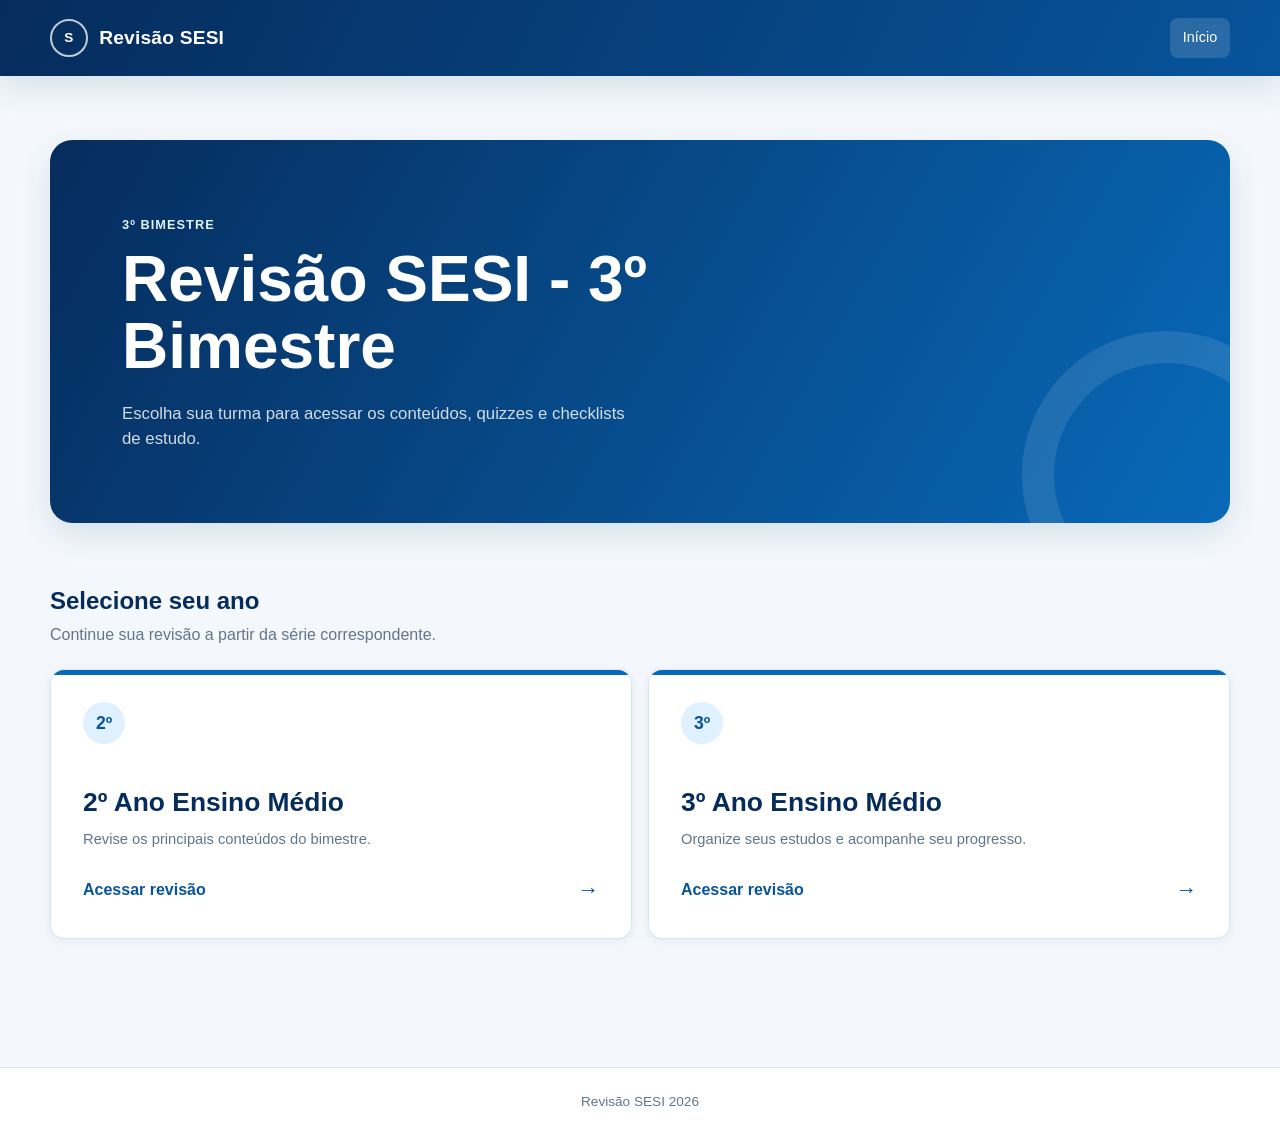
<file: index.html>
<!doctype html>
<html lang="pt-BR">
  <head>
    <meta charset="UTF-8" />
    <meta name="viewport" content="width=device-width, initial-scale=1.0" />
    <meta
      name="description"
      content="Revisão SESI do 3º bimestre para estudantes do Ensino Médio."
    />
    <title>Revisão SESI - 3º Bimestre</title>
    <link rel="stylesheet" href="assets/css/style.css" />
    <script src="assets/js/script.js" defer></script>
  </head>
  <body>
    <header class="site-header">
      <div class="site-header__inner page-shell">
        <a class="brand" href="index.html" aria-label="Página inicial da Revisão SESI">
          <span class="brand__mark" aria-hidden="true">S</span>
          <span>Revisão SESI</span>
        </a>
        <nav class="site-nav" aria-label="Navegação principal">
          <a href="index.html" aria-current="page">Início</a>
        </nav>
      </div>
    </header>

    <main class="main-content">
      <section class="hero page-shell" aria-labelledby="page-title">
        <span class="eyebrow">3º Bimestre</span>
        <h1 id="page-title">Revisão SESI - 3º Bimestre</h1>
        <p class="hero__intro">
          Escolha sua turma para acessar os conteúdos, quizzes e checklists de estudo.
        </p>
      </section>

      <section class="section page-shell" aria-labelledby="grade-title">
        <div class="section-heading">
          <div>
            <h2 id="grade-title">Selecione seu ano</h2>
            <p>Continue sua revisão a partir da série correspondente.</p>
          </div>
        </div>

        <div class="knowledge-areas grade-options">
          <a class="knowledge-card grade-card" href="pages/2ano.html">
            <span class="knowledge-card__icon" aria-hidden="true">2º</span>
            <span>
              <h3>2º Ano Ensino Médio</h3>
              <p>Revise os principais conteúdos do bimestre.</p>
            </span>
            <span class="grade-card__action">Acessar revisão <span aria-hidden="true">→</span></span>
          </a>

          <a class="knowledge-card grade-card" href="pages/3ano.html">
            <span class="knowledge-card__icon" aria-hidden="true">3º</span>
            <span>
              <h3>3º Ano Ensino Médio</h3>
              <p>Organize seus estudos e acompanhe seu progresso.</p>
            </span>
            <span class="grade-card__action">Acessar revisão <span aria-hidden="true">→</span></span>
          </a>
        </div>
      </section>
    </main>

    <footer class="site-footer">
      <div class="page-shell">
        <p>Revisão SESI <span data-current-year></span></p>
      </div>
    </footer>
  </body>
</html>
</file>
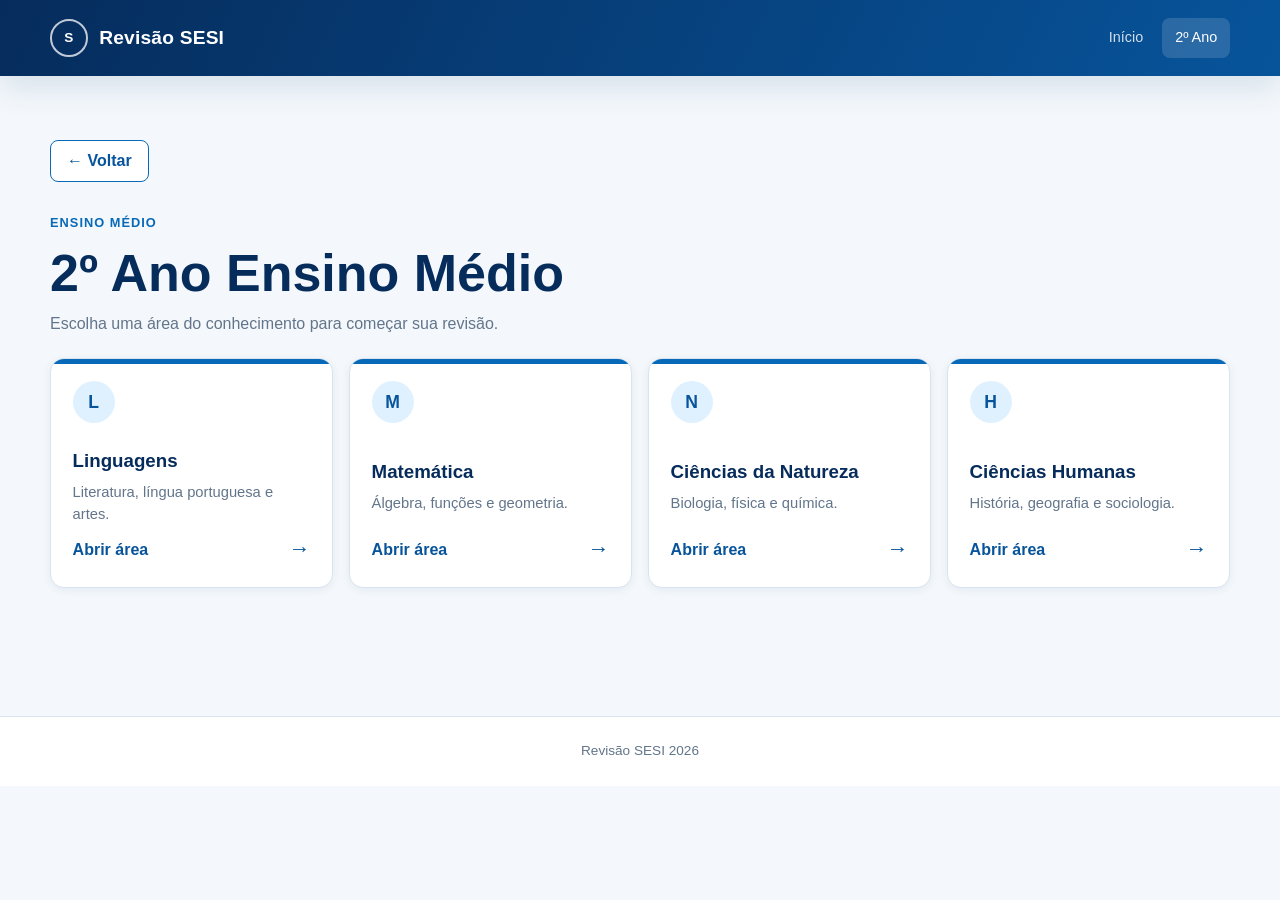
<file: pages/2ano.html>
<!doctype html>
<html lang="pt-BR">
  <head>
    <meta charset="UTF-8" />
    <meta name="viewport" content="width=device-width, initial-scale=1.0" />
    <meta
      name="description"
      content="Conteúdos, quizzes e checklists do 2º ano do Ensino Médio."
    />
    <title>2º Ano Ensino Médio | Revisão SESI</title>
    <link rel="stylesheet" href="../assets/css/style.css" />
    <script src="../assets/js/script.js" defer></script>
  </head>
  <body>
    <header class="site-header">
      <div class="site-header__inner page-shell">
        <a class="brand" href="../index.html" aria-label="Voltar para a página inicial">
          <span class="brand__mark" aria-hidden="true">S</span>
          <span>Revisão SESI</span>
        </a>
        <nav class="site-nav" aria-label="Navegação principal">
          <a href="../index.html">Início</a>
          <a href="2ano.html" aria-current="page">2º Ano</a>
        </nav>
      </div>
    </header>

    <main class="main-content">
      <section class="section page-shell" aria-labelledby="page-title">
        <a class="button button--secondary back-button" href="../index.html">← Voltar</a>
        <div class="section-heading page-title-heading">
          <div>
            <span class="eyebrow eyebrow--light">Ensino Médio</span>
            <h1 id="page-title">2º Ano Ensino Médio</h1>
            <p>Escolha uma área do conhecimento para começar sua revisão.</p>
          </div>
        </div>

        <div class="knowledge-areas area-cards" aria-label="Áreas do conhecimento">
          <a class="knowledge-card area-link-card" href="areas/2ano/linguagens.html"><span class="knowledge-card__icon" aria-hidden="true">L</span><span><h3>Linguagens</h3><p>Literatura, língua portuguesa e artes.</p></span><span class="grade-card__action">Abrir área <span aria-hidden="true">→</span></span></a>
          <a class="knowledge-card area-link-card" href="areas/2ano/matematica.html"><span class="knowledge-card__icon" aria-hidden="true">M</span><span><h3>Matemática</h3><p>Álgebra, funções e geometria.</p></span><span class="grade-card__action">Abrir área <span aria-hidden="true">→</span></span></a>
          <a class="knowledge-card area-link-card" href="areas/2ano/natureza.html"><span class="knowledge-card__icon" aria-hidden="true">N</span><span><h3>Ciências da Natureza</h3><p>Biologia, física e química.</p></span><span class="grade-card__action">Abrir área <span aria-hidden="true">→</span></span></a>
          <a class="knowledge-card area-link-card" href="areas/2ano/humanas.html"><span class="knowledge-card__icon" aria-hidden="true">H</span><span><h3>Ciências Humanas</h3><p>História, geografia e sociologia.</p></span><span class="grade-card__action">Abrir área <span aria-hidden="true">→</span></span></a>
        </div>
      </section>
    </main>

    <footer class="site-footer"><div class="page-shell"><p>Revisão SESI <span data-current-year></span></p></div></footer>
  </body>
</html>
</file>
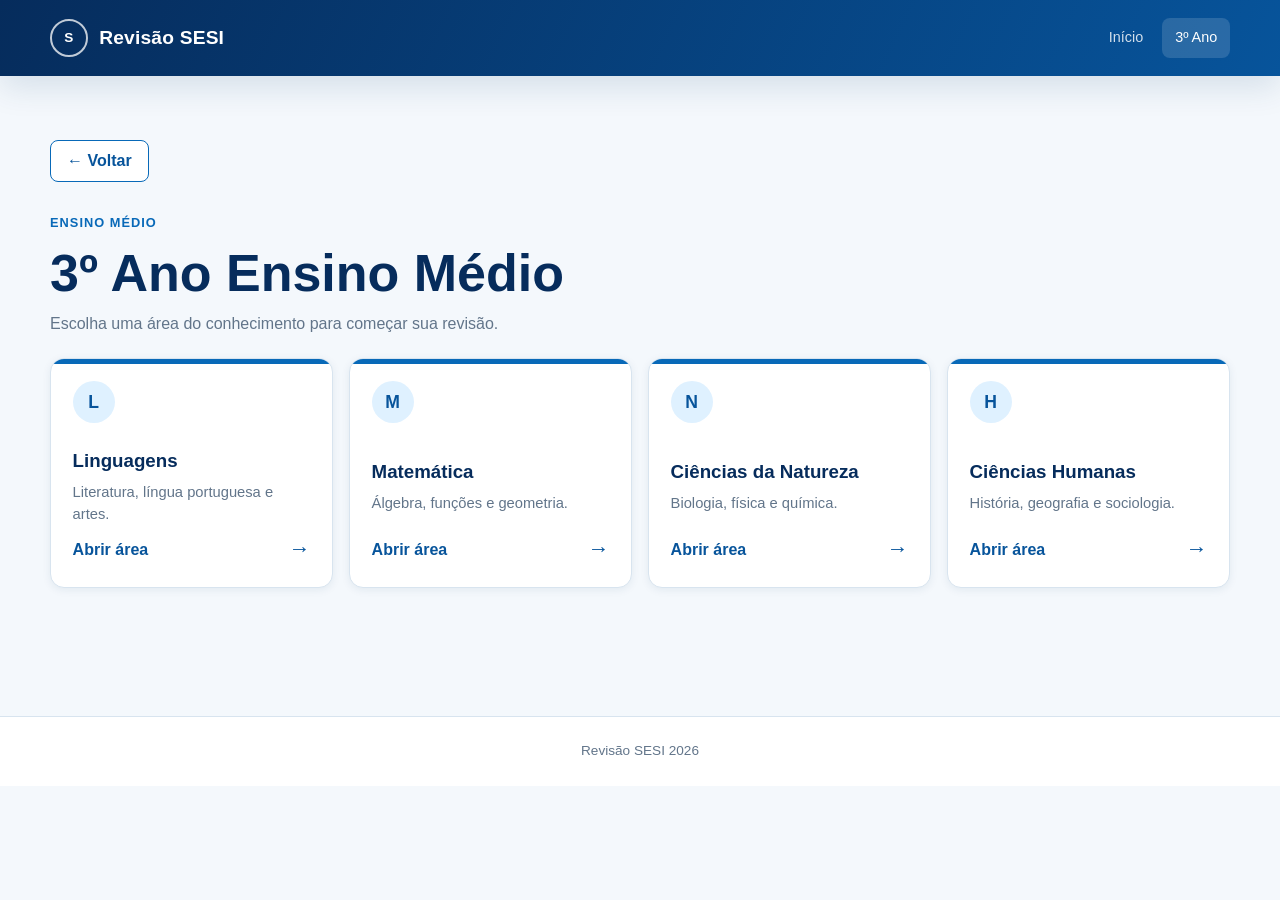
<file: pages/3ano.html>
<!doctype html>
<html lang="pt-BR">
  <head>
    <meta charset="UTF-8" />
    <meta name="viewport" content="width=device-width, initial-scale=1.0" />
    <meta name="description" content="Conteúdos, quizzes e checklists do 3º ano do Ensino Médio." />
    <title>3º Ano Ensino Médio | Revisão SESI</title>
    <link rel="stylesheet" href="../assets/css/style.css" />
    <script src="../assets/js/script.js" defer></script>
  </head>
  <body>
    <header class="site-header">
      <div class="site-header__inner page-shell">
        <a class="brand" href="../index.html" aria-label="Voltar para a página inicial"><span class="brand__mark" aria-hidden="true">S</span><span>Revisão SESI</span></a>
        <nav class="site-nav" aria-label="Navegação principal"><a href="../index.html">Início</a><a href="3ano.html" aria-current="page">3º Ano</a></nav>
      </div>
    </header>
    <main class="main-content">
      <section class="section page-shell" aria-labelledby="page-title">
        <a class="button button--secondary back-button" href="../index.html">← Voltar</a>
        <div class="section-heading page-title-heading"><div><span class="eyebrow eyebrow--light">Ensino Médio</span><h1 id="page-title">3º Ano Ensino Médio</h1><p>Escolha uma área do conhecimento para começar sua revisão.</p></div></div>
        <div class="knowledge-areas area-cards" aria-label="Áreas do conhecimento">
          <a class="knowledge-card area-link-card" href="areas/3ano/linguagens.html"><span class="knowledge-card__icon" aria-hidden="true">L</span><span><h3>Linguagens</h3><p>Literatura, língua portuguesa e artes.</p></span><span class="grade-card__action">Abrir área <span aria-hidden="true">→</span></span></a>
          <a class="knowledge-card area-link-card" href="areas/3ano/matematica.html"><span class="knowledge-card__icon" aria-hidden="true">M</span><span><h3>Matemática</h3><p>Álgebra, funções e geometria.</p></span><span class="grade-card__action">Abrir área <span aria-hidden="true">→</span></span></a>
          <a class="knowledge-card area-link-card" href="areas/3ano/natureza.html"><span class="knowledge-card__icon" aria-hidden="true">N</span><span><h3>Ciências da Natureza</h3><p>Biologia, física e química.</p></span><span class="grade-card__action">Abrir área <span aria-hidden="true">→</span></span></a>
          <a class="knowledge-card area-link-card" href="areas/3ano/humanas.html"><span class="knowledge-card__icon" aria-hidden="true">H</span><span><h3>Ciências Humanas</h3><p>História, geografia e sociologia.</p></span><span class="grade-card__action">Abrir área <span aria-hidden="true">→</span></span></a>
        </div>
      </section>
    </main>
    <footer class="site-footer"><div class="page-shell"><p>Revisão SESI <span data-current-year></span></p></div></footer>
  </body>
</html>
</file>
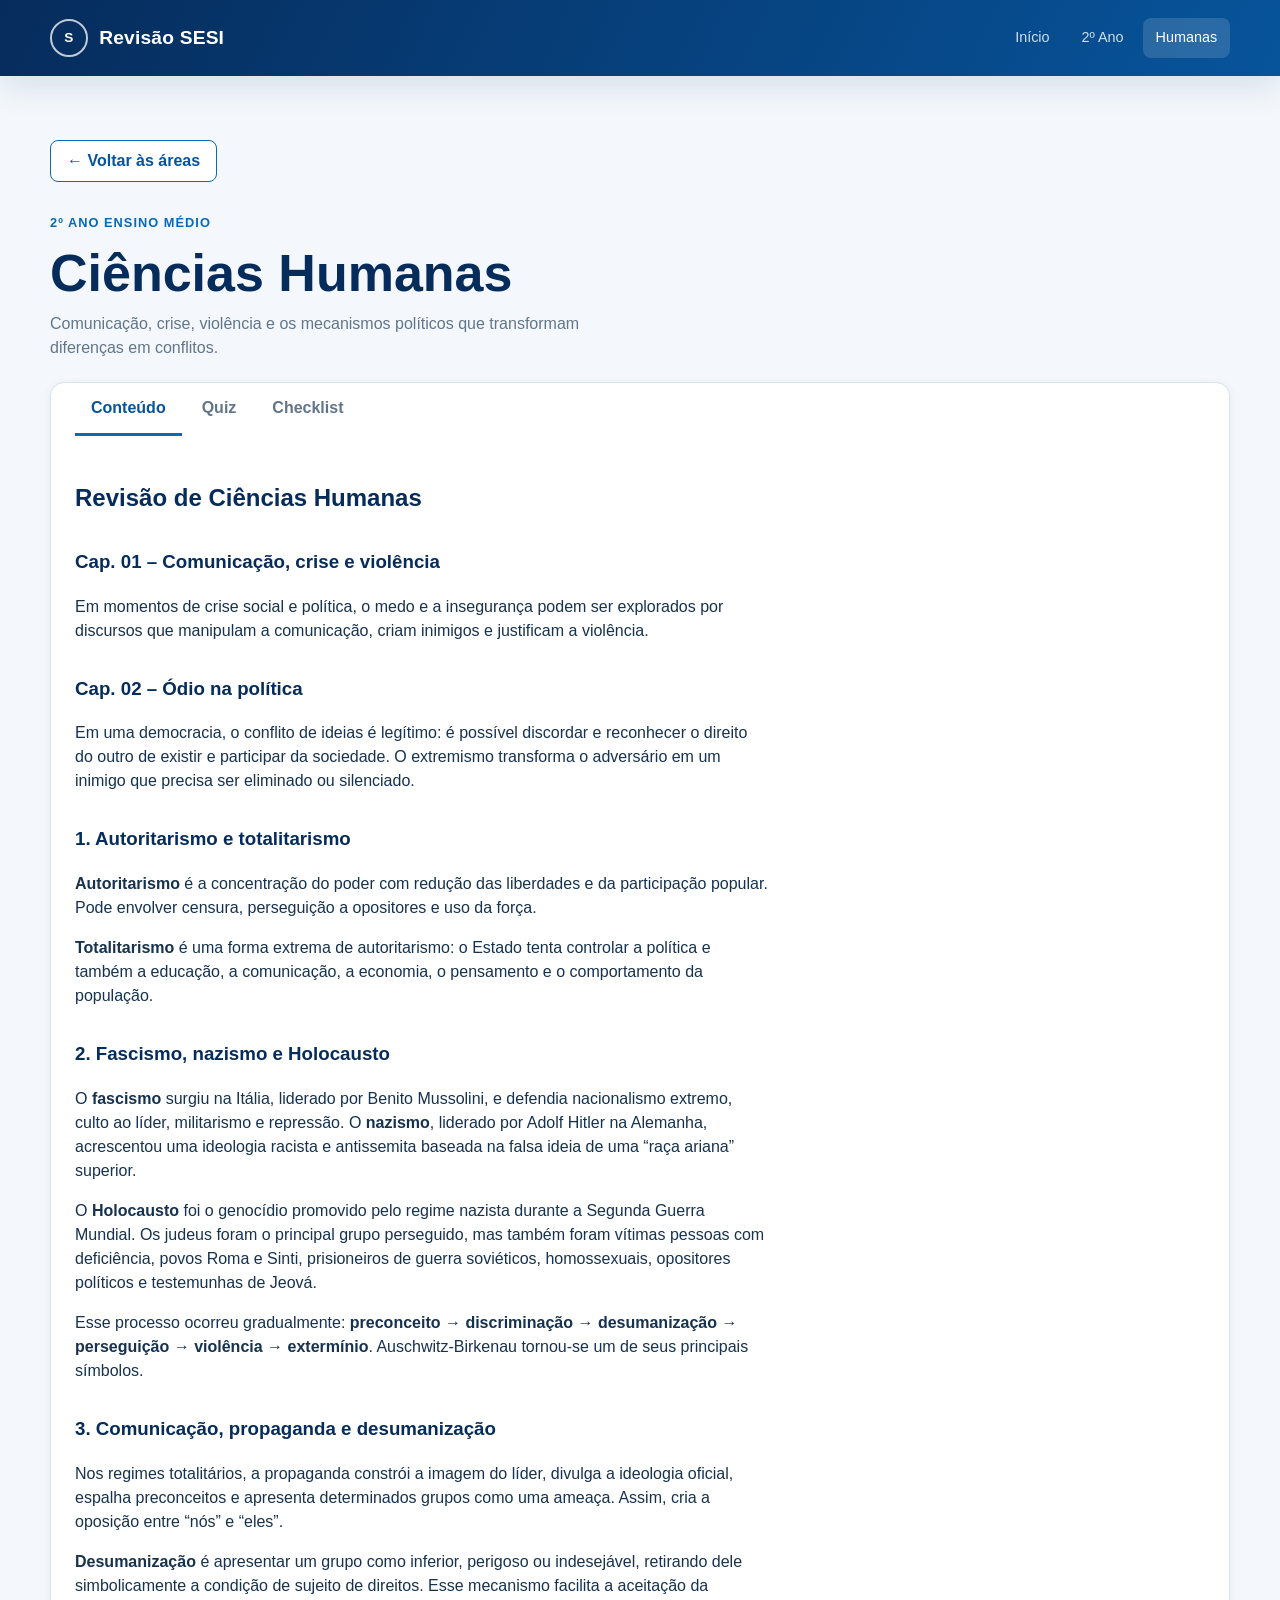
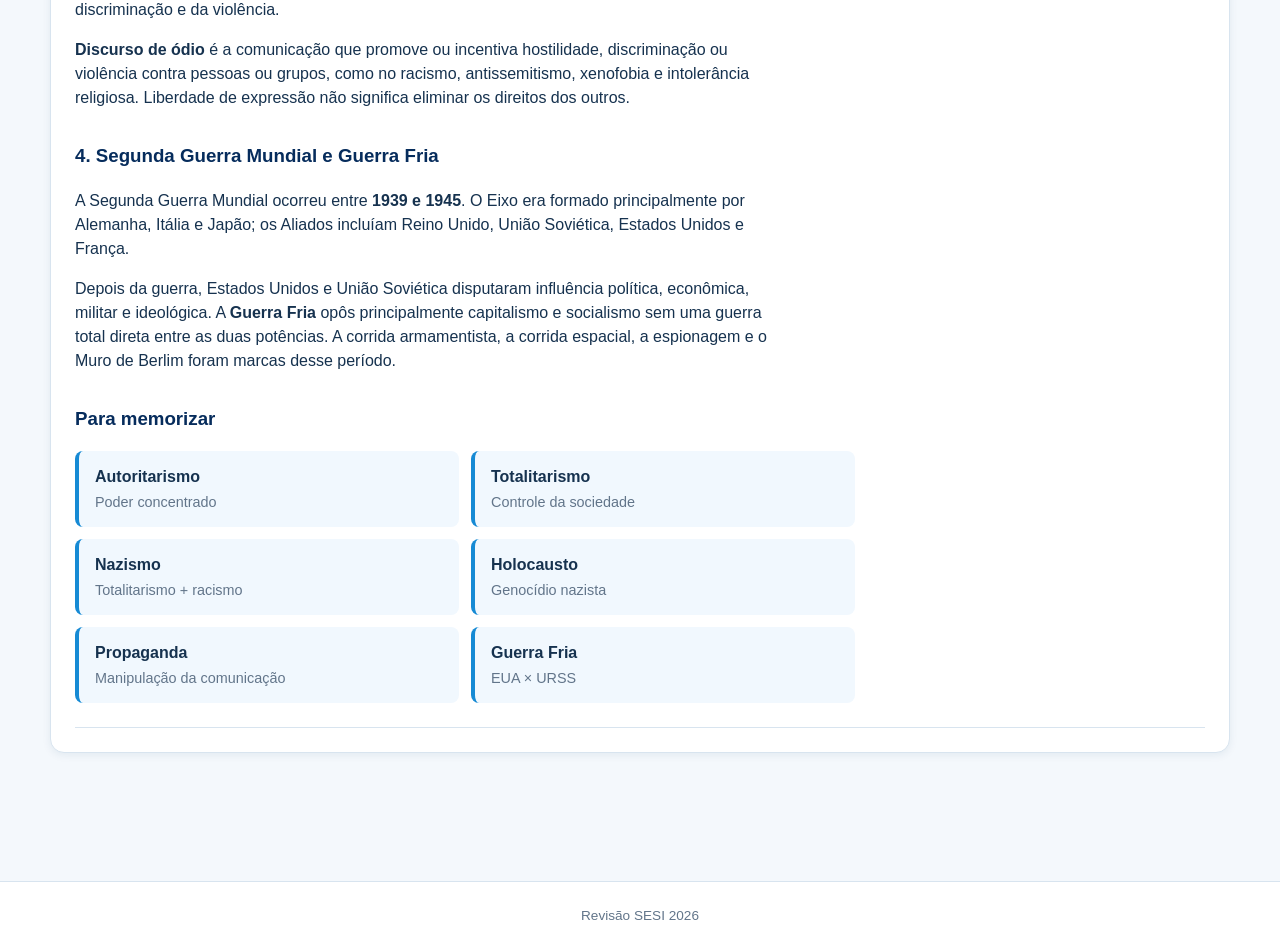
<file: pages/areas/2ano/humanas.html>
<!doctype html>
<html lang="pt-BR">
  <head>
    <meta charset="UTF-8" />
    <meta name="viewport" content="width=device-width, initial-scale=1.0" />
    <meta name="description" content="Revisão de Ciências Humanas do 2º ano." />
    <title>Ciências Humanas | 2º Ano | Revisão SESI</title>
    <link rel="stylesheet" href="../../../assets/css/style.css" />
    <script src="../../../assets/js/script.js" defer></script>
  </head>
  <body>
    <header class="site-header">
      <div class="site-header__inner page-shell">
        <a class="brand" href="../../../index.html" aria-label="Página inicial"><span class="brand__mark" aria-hidden="true">S</span><span>Revisão SESI</span></a>
        <nav class="site-nav" aria-label="Navegação principal"><a href="../../../index.html">Início</a><a href="../../2ano.html">2º Ano</a><a href="humanas.html" aria-current="page">Humanas</a></nav>
      </div>
    </header>
    <main class="main-content">
      <section class="section page-shell" aria-labelledby="page-title">
        <a class="button button--secondary back-button" href="../../2ano.html">← Voltar às áreas</a>
        <div class="section-heading page-title-heading"><div><span class="eyebrow eyebrow--light">2º Ano Ensino Médio</span><h1 id="page-title">Ciências Humanas</h1><p>Comunicação, crise, violência e os mecanismos políticos que transformam diferenças em conflitos.</p></div></div>
        <div class="card subject-panel"><div class="tabs" data-tabs>
          <div class="tabs__list" role="tablist" aria-label="Revisão de Ciências Humanas"><button class="tabs__tab" id="humanas-content-tab" role="tab" aria-selected="true" aria-controls="humanas-content">Conteúdo</button><button class="tabs__tab" id="humanas-quiz-tab" role="tab" aria-selected="false" aria-controls="humanas-quiz">Quiz</button><button class="tabs__tab" id="humanas-checklist-tab" role="tab" aria-selected="false" aria-controls="humanas-checklist">Checklist</button></div>
          <section class="tabs__panel study-notes" id="humanas-content" role="tabpanel" aria-labelledby="humanas-content-tab">
            <h2>Revisão de Ciências Humanas</h2>
            <h3>Cap. 01 – Comunicação, crise e violência</h3>
            <p>Em momentos de crise social e política, o medo e a insegurança podem ser explorados por discursos que manipulam a comunicação, criam inimigos e justificam a violência.</p>

            <h3>Cap. 02 – Ódio na política</h3>
            <p>Em uma democracia, o conflito de ideias é legítimo: é possível discordar e reconhecer o direito do outro de existir e participar da sociedade. O extremismo transforma o adversário em um inimigo que precisa ser eliminado ou silenciado.</p>

            <h3>1. Autoritarismo e totalitarismo</h3>
            <p><strong>Autoritarismo</strong> é a concentração do poder com redução das liberdades e da participação popular. Pode envolver censura, perseguição a opositores e uso da força.</p>
            <p><strong>Totalitarismo</strong> é uma forma extrema de autoritarismo: o Estado tenta controlar a política e também a educação, a comunicação, a economia, o pensamento e o comportamento da população.</p>

            <h3>2. Fascismo, nazismo e Holocausto</h3>
            <p>O <strong>fascismo</strong> surgiu na Itália, liderado por Benito Mussolini, e defendia nacionalismo extremo, culto ao líder, militarismo e repressão. O <strong>nazismo</strong>, liderado por Adolf Hitler na Alemanha, acrescentou uma ideologia racista e antissemita baseada na falsa ideia de uma “raça ariana” superior.</p>
            <p>O <strong>Holocausto</strong> foi o genocídio promovido pelo regime nazista durante a Segunda Guerra Mundial. Os judeus foram o principal grupo perseguido, mas também foram vítimas pessoas com deficiência, povos Roma e Sinti, prisioneiros de guerra soviéticos, homossexuais, opositores políticos e testemunhas de Jeová.</p>
            <p>Esse processo ocorreu gradualmente: <strong>preconceito → discriminação → desumanização → perseguição → violência → extermínio</strong>. Auschwitz-Birkenau tornou-se um de seus principais símbolos.</p>

            <h3>3. Comunicação, propaganda e desumanização</h3>
            <p>Nos regimes totalitários, a propaganda constrói a imagem do líder, divulga a ideologia oficial, espalha preconceitos e apresenta determinados grupos como uma ameaça. Assim, cria a oposição entre “nós” e “eles”.</p>
            <p><strong>Desumanização</strong> é apresentar um grupo como inferior, perigoso ou indesejável, retirando dele simbolicamente a condição de sujeito de direitos. Esse mecanismo facilita a aceitação da discriminação e da violência.</p>
            <p><strong>Discurso de ódio</strong> é a comunicação que promove ou incentiva hostilidade, discriminação ou violência contra pessoas ou grupos, como no racismo, antissemitismo, xenofobia e intolerância religiosa. Liberdade de expressão não significa eliminar os direitos dos outros.</p>

            <h3>4. Segunda Guerra Mundial e Guerra Fria</h3>
            <p>A Segunda Guerra Mundial ocorreu entre <strong>1939 e 1945</strong>. O Eixo era formado principalmente por Alemanha, Itália e Japão; os Aliados incluíam Reino Unido, União Soviética, Estados Unidos e França.</p>
            <p>Depois da guerra, Estados Unidos e União Soviética disputaram influência política, econômica, militar e ideológica. A <strong>Guerra Fria</strong> opôs principalmente capitalismo e socialismo sem uma guerra total direta entre as duas potências. A corrida armamentista, a corrida espacial, a espionagem e o Muro de Berlim foram marcas desse período.</p>

            <h3>Para memorizar</h3>
            <div class="study-summary">
              <div><strong>Autoritarismo</strong><span>Poder concentrado</span></div>
              <div><strong>Totalitarismo</strong><span>Controle da sociedade</span></div>
              <div><strong>Nazismo</strong><span>Totalitarismo + racismo</span></div>
              <div><strong>Holocausto</strong><span>Genocídio nazista</span></div>
              <div><strong>Propaganda</strong><span>Manipulação da comunicação</span></div>
              <div><strong>Guerra Fria</strong><span>EUA × URSS</span></div>
            </div>
          </section>

          <section class="tabs__panel" id="humanas-quiz" role="tabpanel" aria-labelledby="humanas-quiz-tab" hidden>
            <form class="quiz-form" data-quiz data-answer="c">
              <fieldset class="quiz-question">
                <legend>Qual sequência representa o processo que pode levar do preconceito à violência de Estado?</legend>
                <label class="quiz-option"><input type="radio" name="humanas-q1" value="a" /> Debate democrático → consenso → participação</label>
                <label class="quiz-option"><input type="radio" name="humanas-q1" value="b" /> Informação → diálogo → respeito → inclusão</label>
                <label class="quiz-option"><input type="radio" name="humanas-q1" value="c" /> Preconceito → desumanização → perseguição → violência</label>
                <p class="quiz-result" aria-live="polite"></p>
              </fieldset>
              <button class="button button--primary" type="submit">Verificar resposta</button>
            </form>
          </section>

          <section class="tabs__panel" id="humanas-checklist" role="tabpanel" aria-labelledby="humanas-checklist-tab" hidden>
            <div class="progress-block">
              <div class="progress-block__label"><span>Progresso</span><span data-progress-label>0 de 10</span></div>
              <div class="progress" role="progressbar" aria-valuemin="0" aria-valuemax="10" aria-valuenow="0"><span class="progress__value" style="--progress: 0%"></span></div>
            </div>
            <div class="checklist">
              <label class="checklist__item"><input type="checkbox" /> Diferenciar autoritarismo e totalitarismo</label>
              <label class="checklist__item"><input type="checkbox" /> Explicar fascismo e nazismo</label>
              <label class="checklist__item"><input type="checkbox" /> Explicar o que foi o Holocausto</label>
              <label class="checklist__item"><input type="checkbox" /> Reconhecer as etapas da perseguição nazista</label>
              <label class="checklist__item"><input type="checkbox" /> Identificar o papel da propaganda</label>
              <label class="checklist__item"><input type="checkbox" /> Definir desumanização e discurso de ódio</label>
              <label class="checklist__item"><input type="checkbox" /> Relacionar comunicação, preconceito e violência</label>
              <label class="checklist__item"><input type="checkbox" /> Revisar Eixo, Aliados e o período de 1939 a 1945</label>
              <label class="checklist__item"><input type="checkbox" /> Explicar a Guerra Fria e seus blocos</label>
              <label class="checklist__item"><input type="checkbox" /> Relacionar o Muro de Berlim à Guerra Fria</label>
            </div>
          </section>
        </div></div>
      </section>
    </main>
    <footer class="site-footer"><div class="page-shell"><p>Revisão SESI <span data-current-year></span></p></div></footer>
  </body>
</html>
</file>
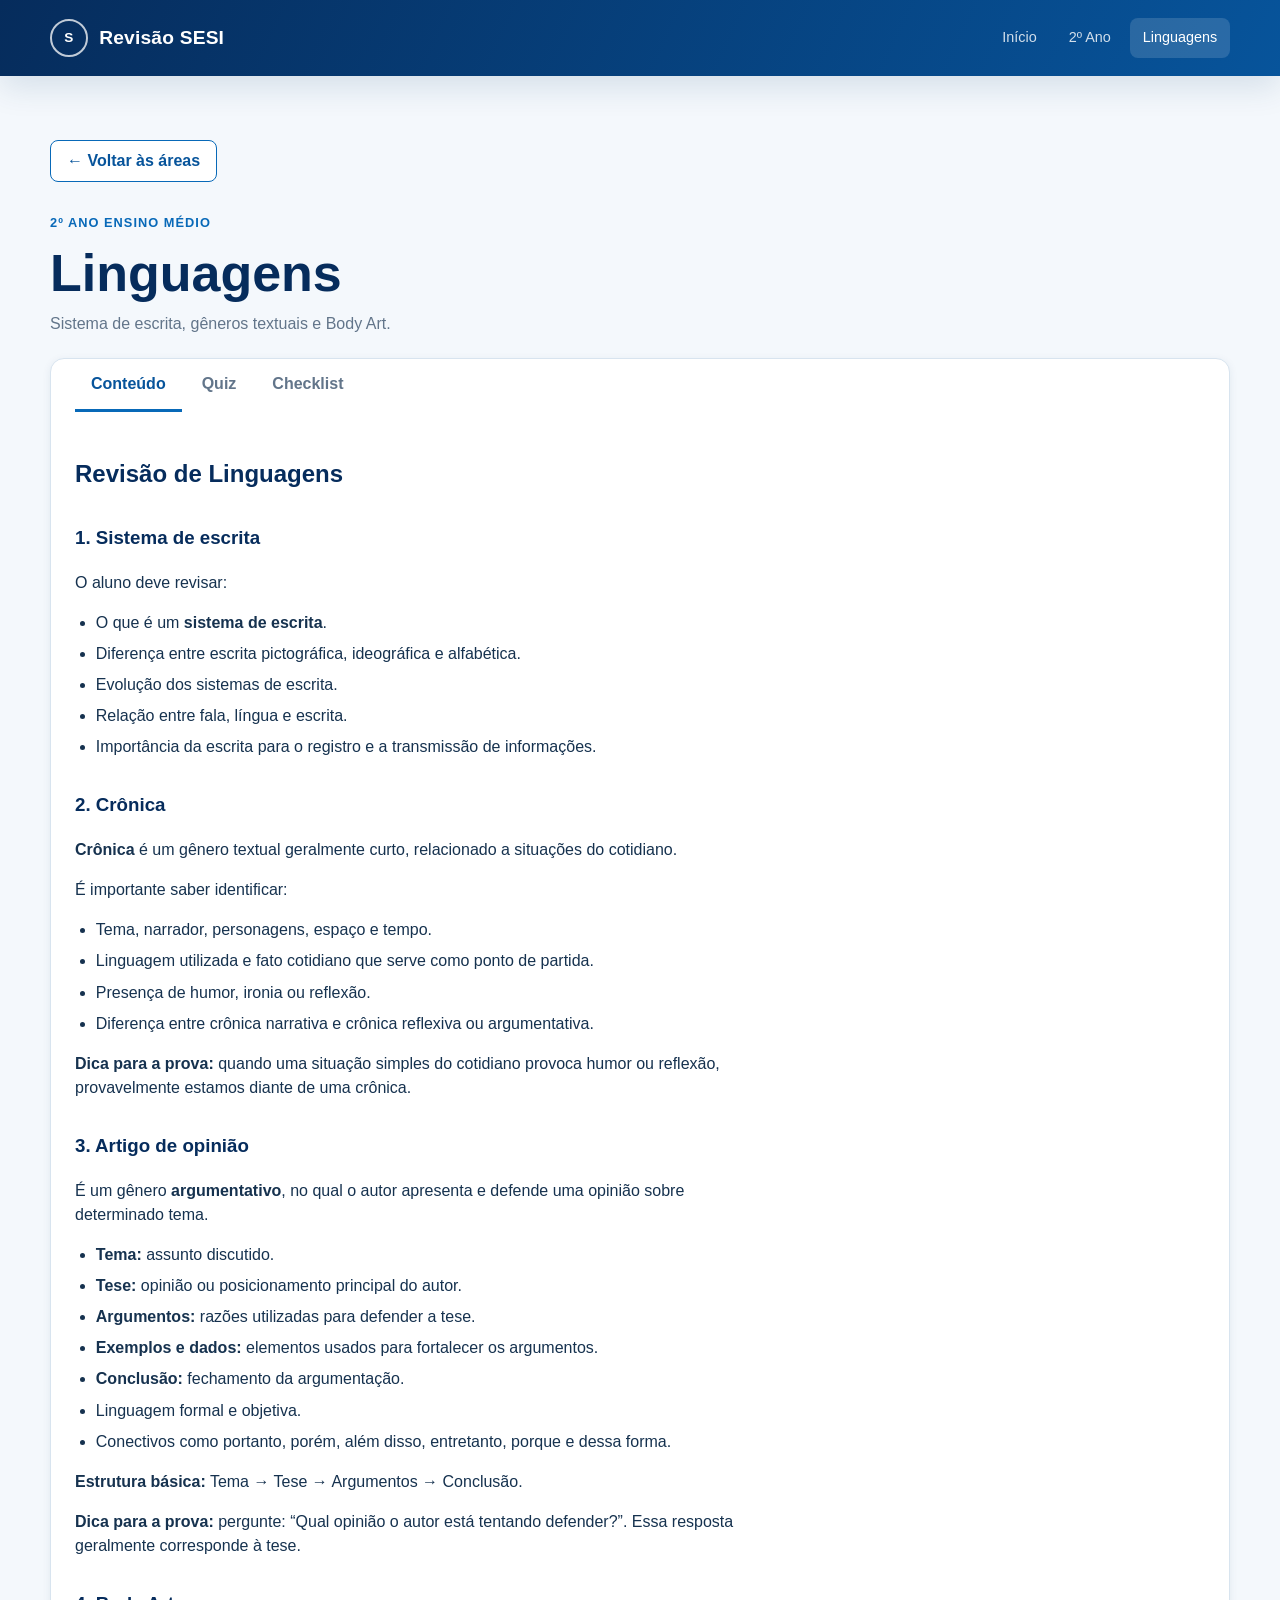
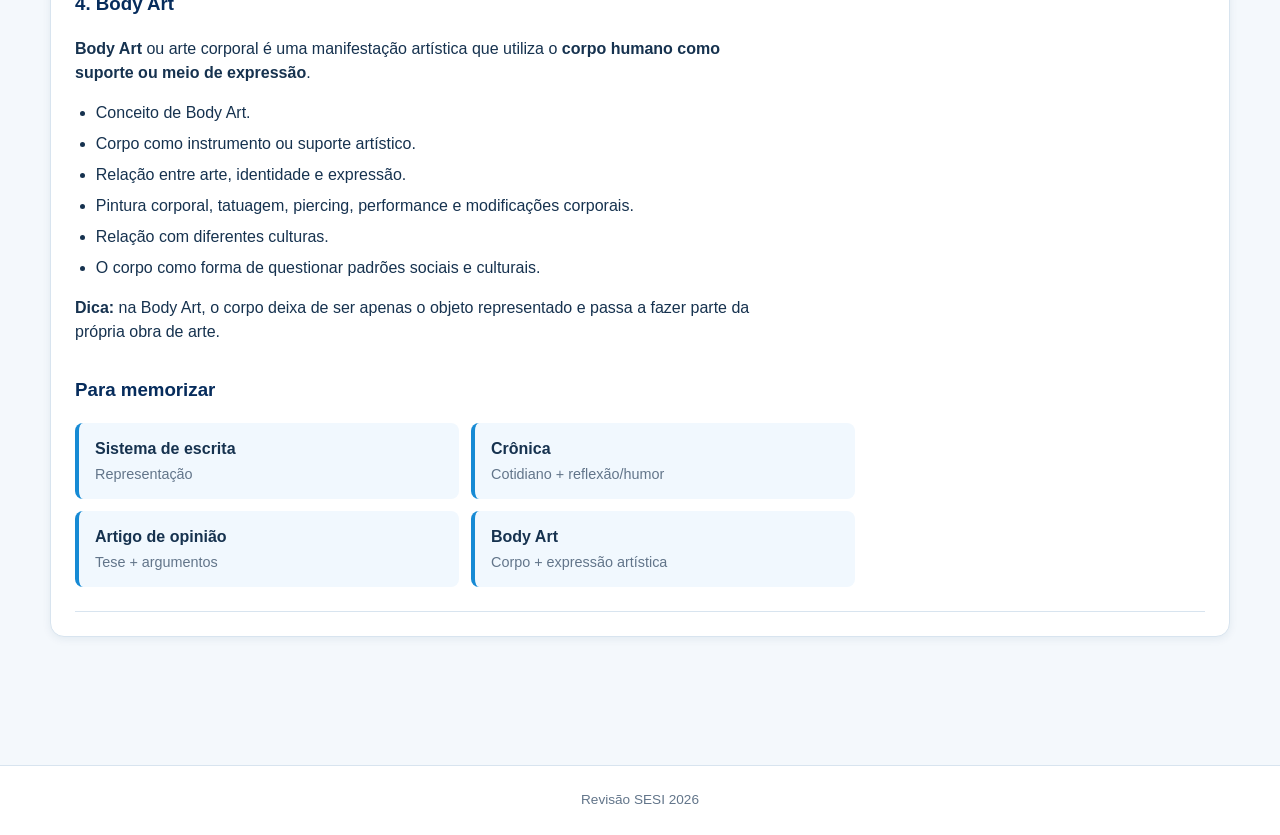
<file: pages/areas/2ano/linguagens.html>
<!doctype html>
<html lang="pt-BR">
  <head>
    <meta charset="UTF-8" />
    <meta name="viewport" content="width=device-width, initial-scale=1.0" />
    <meta name="description" content="Revisão de Linguagens do 2º ano." />
    <title>Linguagens | 2º Ano | Revisão SESI</title>
    <link rel="stylesheet" href="../../../assets/css/style.css" />
    <script src="../../../assets/js/script.js" defer></script>
  </head>
  <body>
    <header class="site-header">
      <div class="site-header__inner page-shell">
        <a class="brand" href="../../../index.html" aria-label="Página inicial">
          <span class="brand__mark" aria-hidden="true">S</span>
          <span>Revisão SESI</span>
        </a>
        <nav class="site-nav" aria-label="Navegação principal">
          <a href="../../../index.html">Início</a>
          <a href="../../2ano.html">2º Ano</a>
          <a href="linguagens.html" aria-current="page">Linguagens</a>
        </nav>
      </div>
    </header>

    <main class="main-content">
      <section class="section page-shell" aria-labelledby="page-title">
        <a class="button button--secondary back-button" href="../../2ano.html">← Voltar às áreas</a>
        <div class="section-heading page-title-heading">
          <div>
            <span class="eyebrow eyebrow--light">2º Ano Ensino Médio</span>
            <h1 id="page-title">Linguagens</h1>
            <p>Sistema de escrita, gêneros textuais e Body Art.</p>
          </div>
        </div>

        <div class="card subject-panel">
          <div class="tabs" data-tabs>
            <div class="tabs__list" role="tablist" aria-label="Revisão de Linguagens">
              <button class="tabs__tab" id="linguagens-content-tab" role="tab" aria-selected="true" aria-controls="linguagens-content">Conteúdo</button>
              <button class="tabs__tab" id="linguagens-quiz-tab" role="tab" aria-selected="false" aria-controls="linguagens-quiz">Quiz</button>
              <button class="tabs__tab" id="linguagens-checklist-tab" role="tab" aria-selected="false" aria-controls="linguagens-checklist">Checklist</button>
            </div>

            <section class="tabs__panel study-notes" id="linguagens-content" role="tabpanel" aria-labelledby="linguagens-content-tab">
              <h2>Revisão de Linguagens</h2>
              <h3>1. Sistema de escrita</h3>
              <p>O aluno deve revisar:</p>
              <ul>
                <li>O que é um <strong>sistema de escrita</strong>.</li>
                <li>Diferença entre escrita pictográfica, ideográfica e alfabética.</li>
                <li>Evolução dos sistemas de escrita.</li>
                <li>Relação entre fala, língua e escrita.</li>
                <li>Importância da escrita para o registro e a transmissão de informações.</li>
              </ul>

              <h3>2. Crônica</h3>
              <p><strong>Crônica</strong> é um gênero textual geralmente curto, relacionado a situações do cotidiano.</p>
              <p>É importante saber identificar:</p>
              <ul>
                <li>Tema, narrador, personagens, espaço e tempo.</li>
                <li>Linguagem utilizada e fato cotidiano que serve como ponto de partida.</li>
                <li>Presença de humor, ironia ou reflexão.</li>
                <li>Diferença entre crônica narrativa e crônica reflexiva ou argumentativa.</li>
              </ul>
              <p><strong>Dica para a prova:</strong> quando uma situação simples do cotidiano provoca humor ou reflexão, provavelmente estamos diante de uma crônica.</p>

              <h3>3. Artigo de opinião</h3>
              <p>É um gênero <strong>argumentativo</strong>, no qual o autor apresenta e defende uma opinião sobre determinado tema.</p>
              <ul>
                <li><strong>Tema:</strong> assunto discutido.</li>
                <li><strong>Tese:</strong> opinião ou posicionamento principal do autor.</li>
                <li><strong>Argumentos:</strong> razões utilizadas para defender a tese.</li>
                <li><strong>Exemplos e dados:</strong> elementos usados para fortalecer os argumentos.</li>
                <li><strong>Conclusão:</strong> fechamento da argumentação.</li>
                <li>Linguagem formal e objetiva.</li>
                <li>Conectivos como portanto, porém, além disso, entretanto, porque e dessa forma.</li>
              </ul>
              <p><strong>Estrutura básica:</strong> Tema → Tese → Argumentos → Conclusão.</p>
              <p><strong>Dica para a prova:</strong> pergunte: “Qual opinião o autor está tentando defender?”. Essa resposta geralmente corresponde à tese.</p>

              <h3>4. Body Art</h3>
              <p><strong>Body Art</strong> ou arte corporal é uma manifestação artística que utiliza o <strong>corpo humano como suporte ou meio de expressão</strong>.</p>
              <ul>
                <li>Conceito de Body Art.</li>
                <li>Corpo como instrumento ou suporte artístico.</li>
                <li>Relação entre arte, identidade e expressão.</li>
                <li>Pintura corporal, tatuagem, piercing, performance e modificações corporais.</li>
                <li>Relação com diferentes culturas.</li>
                <li>O corpo como forma de questionar padrões sociais e culturais.</li>
              </ul>
              <p><strong>Dica:</strong> na Body Art, o corpo deixa de ser apenas o objeto representado e passa a fazer parte da própria obra de arte.</p>

              <h3>Para memorizar</h3>
              <div class="study-summary">
                <div><strong>Sistema de escrita</strong><span>Representação</span></div>
                <div><strong>Crônica</strong><span>Cotidiano + reflexão/humor</span></div>
                <div><strong>Artigo de opinião</strong><span>Tese + argumentos</span></div>
                <div><strong>Body Art</strong><span>Corpo + expressão artística</span></div>
              </div>
            </section>

            <section class="tabs__panel" id="linguagens-quiz" role="tabpanel" aria-labelledby="linguagens-quiz-tab" hidden>
              <form class="quiz-form" data-quiz data-answer="b">
                <fieldset class="quiz-question">
                  <legend>Qual elemento representa a opinião principal defendida em um artigo de opinião?</legend>
                  <label class="quiz-option"><input type="radio" name="linguagens-q1" value="a" /> O narrador</label>
                  <label class="quiz-option"><input type="radio" name="linguagens-q1" value="b" /> A tese</label>
                  <label class="quiz-option"><input type="radio" name="linguagens-q1" value="c" /> O espaço</label>
                  <p class="quiz-result" aria-live="polite"></p>
                </fieldset>
                <button class="button button--primary" type="submit">Verificar resposta</button>
              </form>
            </section>

            <section class="tabs__panel" id="linguagens-checklist" role="tabpanel" aria-labelledby="linguagens-checklist-tab" hidden>
              <div class="progress-block">
                <div class="progress-block__label"><span>Progresso</span><span data-progress-label>0 de 4</span></div>
                <div class="progress" role="progressbar" aria-valuemin="0" aria-valuemax="4" aria-valuenow="0"><span class="progress__value" style="--progress: 0%"></span></div>
              </div>
              <div class="checklist">
                <label class="checklist__item"><input type="checkbox" /> Revisar sistemas de escrita</label>
                <label class="checklist__item"><input type="checkbox" /> Identificar características da crônica</label>
                <label class="checklist__item"><input type="checkbox" /> Estudar a estrutura do artigo de opinião</label>
                <label class="checklist__item"><input type="checkbox" /> Revisar o conceito de Body Art</label>
              </div>
            </section>
          </div>
        </div>
      </section>
    </main>

    <footer class="site-footer"><div class="page-shell"><p>Revisão SESI <span data-current-year></span></p></div></footer>
  </body>
</html>
</file>
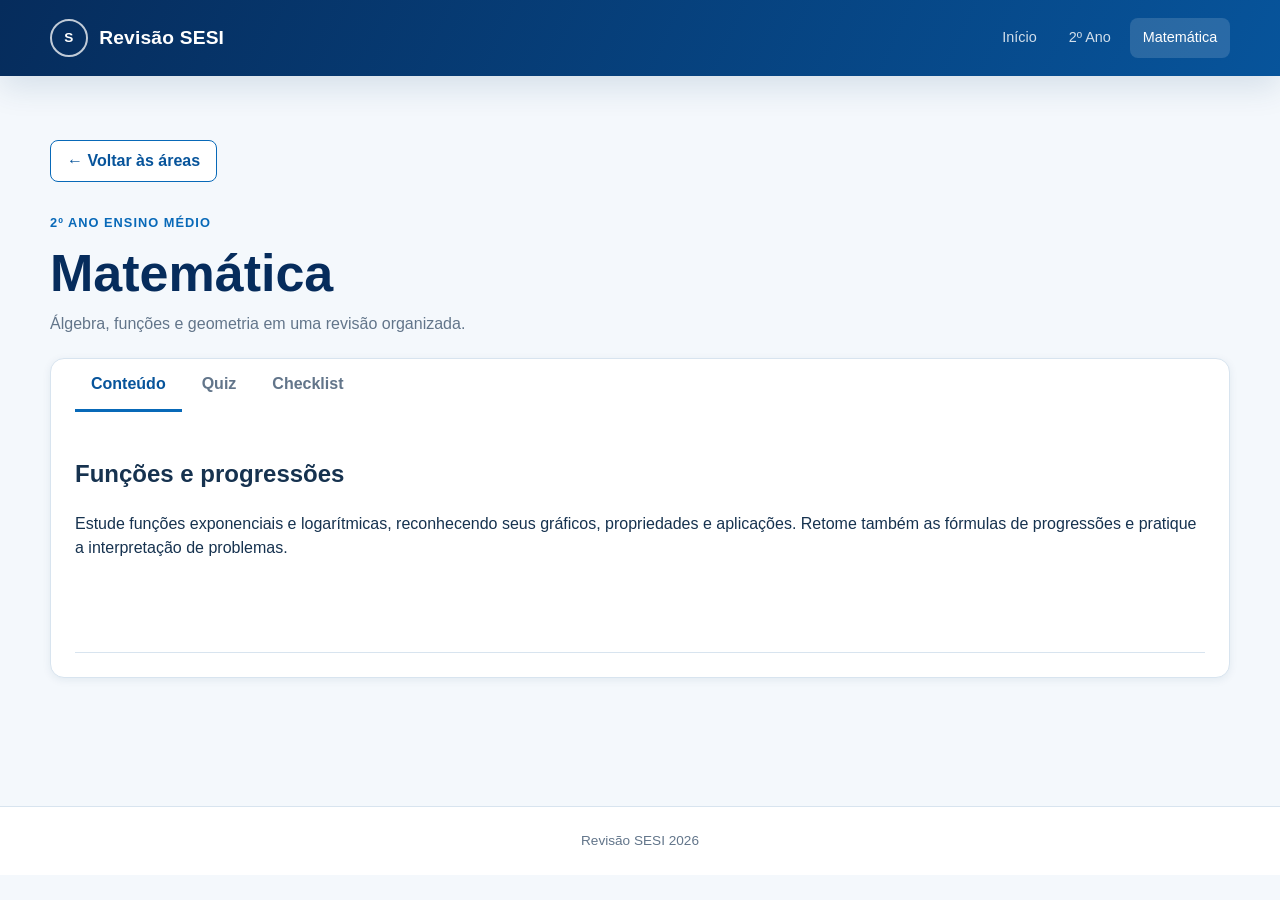
<file: pages/areas/2ano/matematica.html>
<!doctype html>
<html lang="pt-BR">
  <head><meta charset="UTF-8" /><meta name="viewport" content="width=device-width, initial-scale=1.0" /><meta name="description" content="Revisão de Matemática do 2º ano." /><title>Matemática | 2º Ano | Revisão SESI</title><link rel="stylesheet" href="../../../assets/css/style.css" /><script src="../../../assets/js/script.js" defer></script></head>
  <body>
    <header class="site-header"><div class="site-header__inner page-shell"><a class="brand" href="../../../index.html" aria-label="Página inicial"><span class="brand__mark" aria-hidden="true">S</span><span>Revisão SESI</span></a><nav class="site-nav" aria-label="Navegação principal"><a href="../../../index.html">Início</a><a href="../../2ano.html">2º Ano</a><a href="matematica.html" aria-current="page">Matemática</a></nav></div></header>
    <main class="main-content"><section class="section page-shell" aria-labelledby="page-title"><a class="button button--secondary back-button" href="../../2ano.html">← Voltar às áreas</a><div class="section-heading page-title-heading"><div><span class="eyebrow eyebrow--light">2º Ano Ensino Médio</span><h1 id="page-title">Matemática</h1><p>Álgebra, funções e geometria em uma revisão organizada.</p></div></div><div class="card subject-panel"><div class="tabs" data-tabs><div class="tabs__list" role="tablist" aria-label="Matemática"><button class="tabs__tab" id="matematica-content-tab" role="tab" aria-selected="true" aria-controls="matematica-content">Conteúdo</button><button class="tabs__tab" id="matematica-quiz-tab" role="tab" aria-selected="false" aria-controls="matematica-quiz">Quiz</button><button class="tabs__tab" id="matematica-checklist-tab" role="tab" aria-selected="false" aria-controls="matematica-checklist">Checklist</button></div><section class="tabs__panel" id="matematica-content" role="tabpanel" aria-labelledby="matematica-content-tab"><h2>Funções e progressões</h2><p>Estude funções exponenciais e logarítmicas, reconhecendo seus gráficos, propriedades e aplicações. Retome também as fórmulas de progressões e pratique a interpretação de problemas.</p></section><section class="tabs__panel" id="matematica-quiz" role="tabpanel" aria-labelledby="matematica-quiz-tab" hidden><form class="quiz-form" data-quiz data-answer="c"><fieldset class="quiz-question"><legend>Qual é a base da função exponencial?</legend><label class="quiz-option"><input type="radio" name="matematica-q1" value="a" /> A variável independente</label><label class="quiz-option"><input type="radio" name="matematica-q1" value="b" /> O expoente</label><label class="quiz-option"><input type="radio" name="matematica-q1" value="c" /> Um número positivo diferente de 1</label><p class="quiz-result" aria-live="polite"></p></fieldset><button class="button button--primary" type="submit">Verificar resposta</button></form></section><section class="tabs__panel" id="matematica-checklist" role="tabpanel" aria-labelledby="matematica-checklist-tab" hidden><div class="progress-block"><div class="progress-block__label"><span>Progresso</span><span data-progress-label>0 de 3</span></div><div class="progress" role="progressbar" aria-valuemin="0" aria-valuemax="3" aria-valuenow="0"><span class="progress__value" style="--progress: 0%"></span></div></div><div class="checklist"><label class="checklist__item"><input type="checkbox" /> Revisar função exponencial</label><label class="checklist__item"><input type="checkbox" /> Praticar logaritmos</label><label class="checklist__item"><input type="checkbox" /> Resolver problemas de progressão</label></div></section></div></div></section></main><footer class="site-footer"><div class="page-shell"><p>Revisão SESI <span data-current-year></span></p></div></footer>
  </body>
</html>
</file>
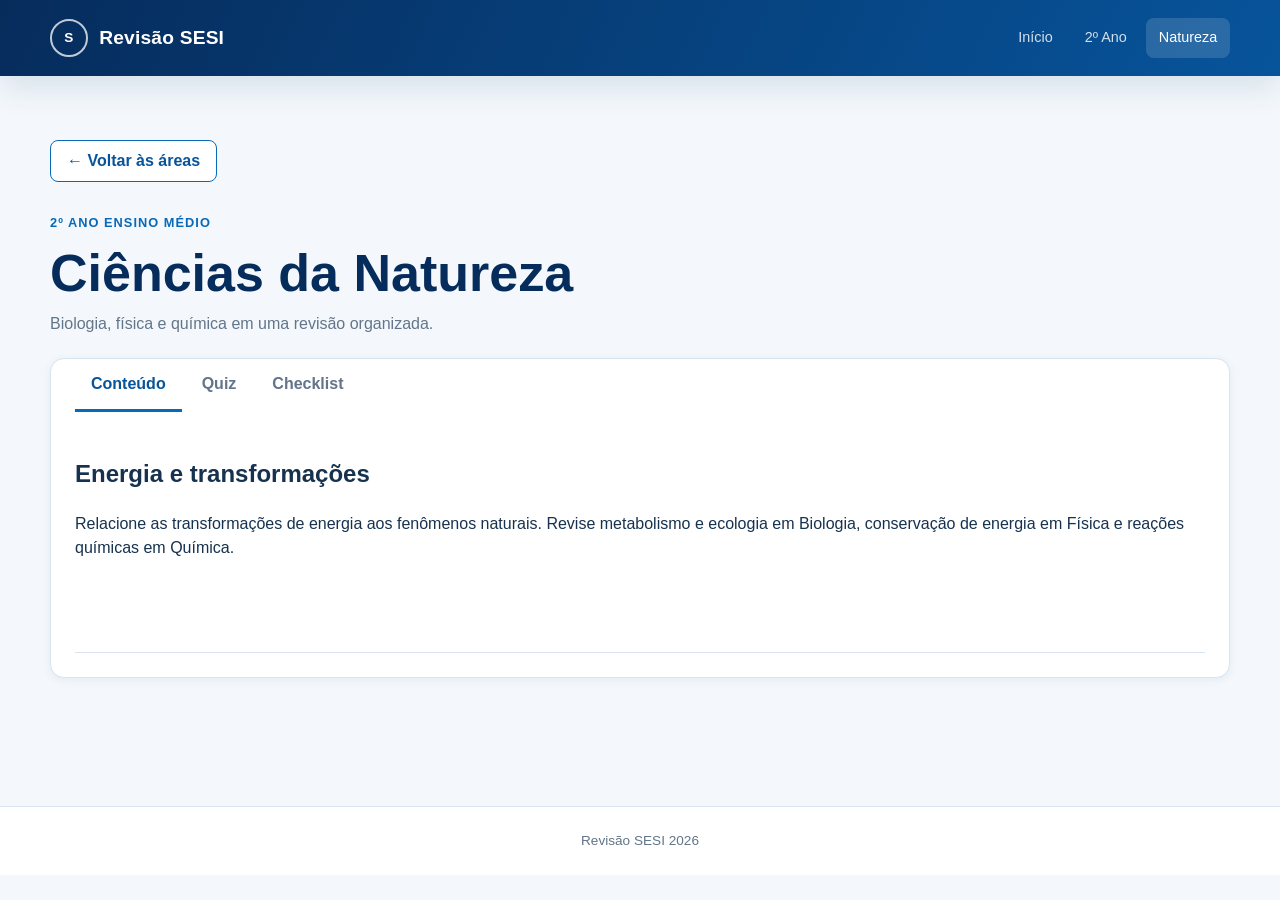
<file: pages/areas/2ano/natureza.html>
<!doctype html>
<html lang="pt-BR">
  <head><meta charset="UTF-8" /><meta name="viewport" content="width=device-width, initial-scale=1.0" /><meta name="description" content="Revisão de Ciências da Natureza do 2º ano." /><title>Ciências da Natureza | 2º Ano | Revisão SESI</title><link rel="stylesheet" href="../../../assets/css/style.css" /><script src="../../../assets/js/script.js" defer></script></head>
  <body>
    <header class="site-header"><div class="site-header__inner page-shell"><a class="brand" href="../../../index.html" aria-label="Página inicial"><span class="brand__mark" aria-hidden="true">S</span><span>Revisão SESI</span></a><nav class="site-nav" aria-label="Navegação principal"><a href="../../../index.html">Início</a><a href="../../2ano.html">2º Ano</a><a href="natureza.html" aria-current="page">Natureza</a></nav></div></header>
    <main class="main-content"><section class="section page-shell" aria-labelledby="page-title"><a class="button button--secondary back-button" href="../../2ano.html">← Voltar às áreas</a><div class="section-heading page-title-heading"><div><span class="eyebrow eyebrow--light">2º Ano Ensino Médio</span><h1 id="page-title">Ciências da Natureza</h1><p>Biologia, física e química em uma revisão organizada.</p></div></div><div class="card subject-panel"><div class="tabs" data-tabs><div class="tabs__list" role="tablist" aria-label="Ciências da Natureza"><button class="tabs__tab" id="natureza-content-tab" role="tab" aria-selected="true" aria-controls="natureza-content">Conteúdo</button><button class="tabs__tab" id="natureza-quiz-tab" role="tab" aria-selected="false" aria-controls="natureza-quiz">Quiz</button><button class="tabs__tab" id="natureza-checklist-tab" role="tab" aria-selected="false" aria-controls="natureza-checklist">Checklist</button></div><section class="tabs__panel" id="natureza-content" role="tabpanel" aria-labelledby="natureza-content-tab"><h2>Energia e transformações</h2><p>Relacione as transformações de energia aos fenômenos naturais. Revise metabolismo e ecologia em Biologia, conservação de energia em Física e reações químicas em Química.</p></section><section class="tabs__panel" id="natureza-quiz" role="tabpanel" aria-labelledby="natureza-quiz-tab" hidden><form class="quiz-form" data-quiz data-answer="a"><fieldset class="quiz-question"><legend>Em uma reação química, a massa total é:</legend><label class="quiz-option"><input type="radio" name="natureza-q1" value="a" /> Conservada</label><label class="quiz-option"><input type="radio" name="natureza-q1" value="b" /> Sempre duplicada</label><label class="quiz-option"><input type="radio" name="natureza-q1" value="c" /> Transformada em volume</label><p class="quiz-result" aria-live="polite"></p></fieldset><button class="button button--primary" type="submit">Verificar resposta</button></form></section><section class="tabs__panel" id="natureza-checklist" role="tabpanel" aria-labelledby="natureza-checklist-tab" hidden><div class="progress-block"><div class="progress-block__label"><span>Progresso</span><span data-progress-label>0 de 3</span></div><div class="progress" role="progressbar" aria-valuemin="0" aria-valuemax="3" aria-valuenow="0"><span class="progress__value" style="--progress: 0%"></span></div></div><div class="checklist"><label class="checklist__item"><input type="checkbox" /> Revisar metabolismo celular</label><label class="checklist__item"><input type="checkbox" /> Estudar conservação de energia</label><label class="checklist__item"><input type="checkbox" /> Revisar reações químicas</label></div></section></div></div></section></main><footer class="site-footer"><div class="page-shell"><p>Revisão SESI <span data-current-year></span></p></div></footer>
  </body>
</html>
</file>
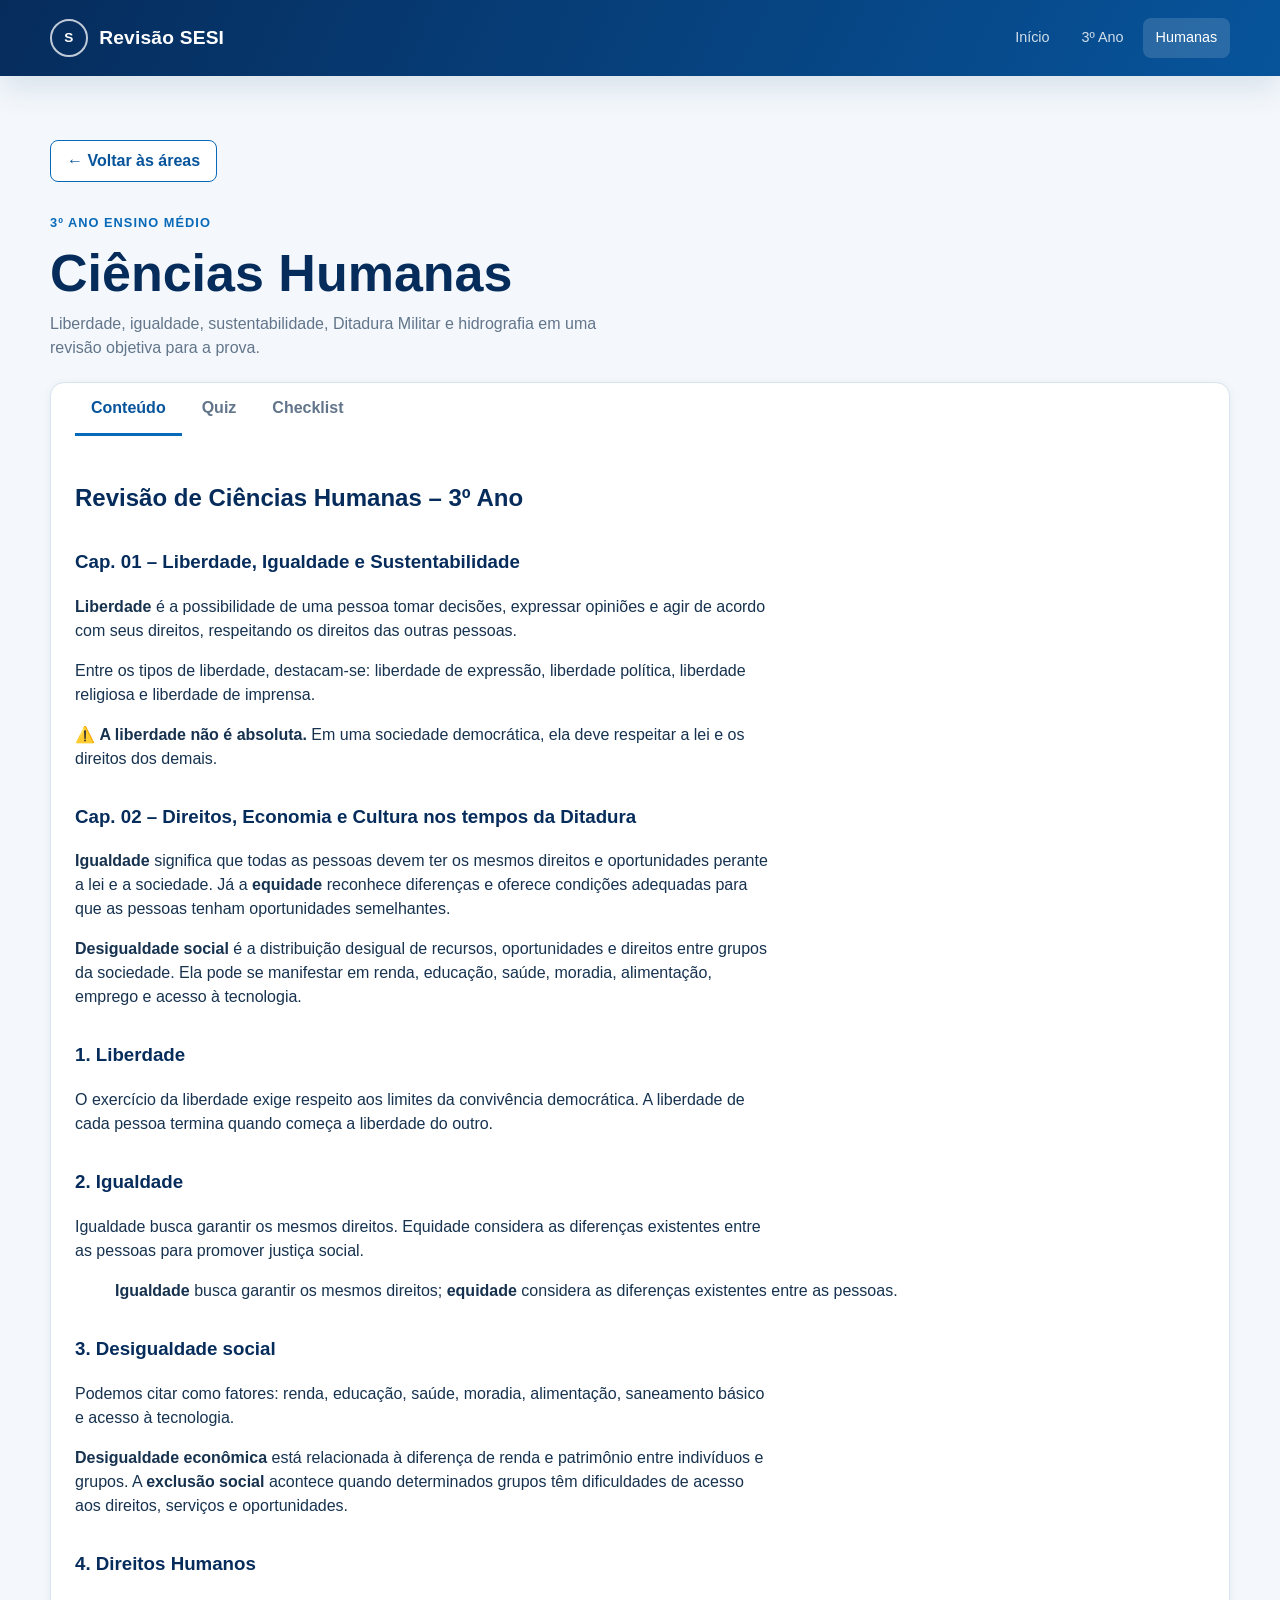
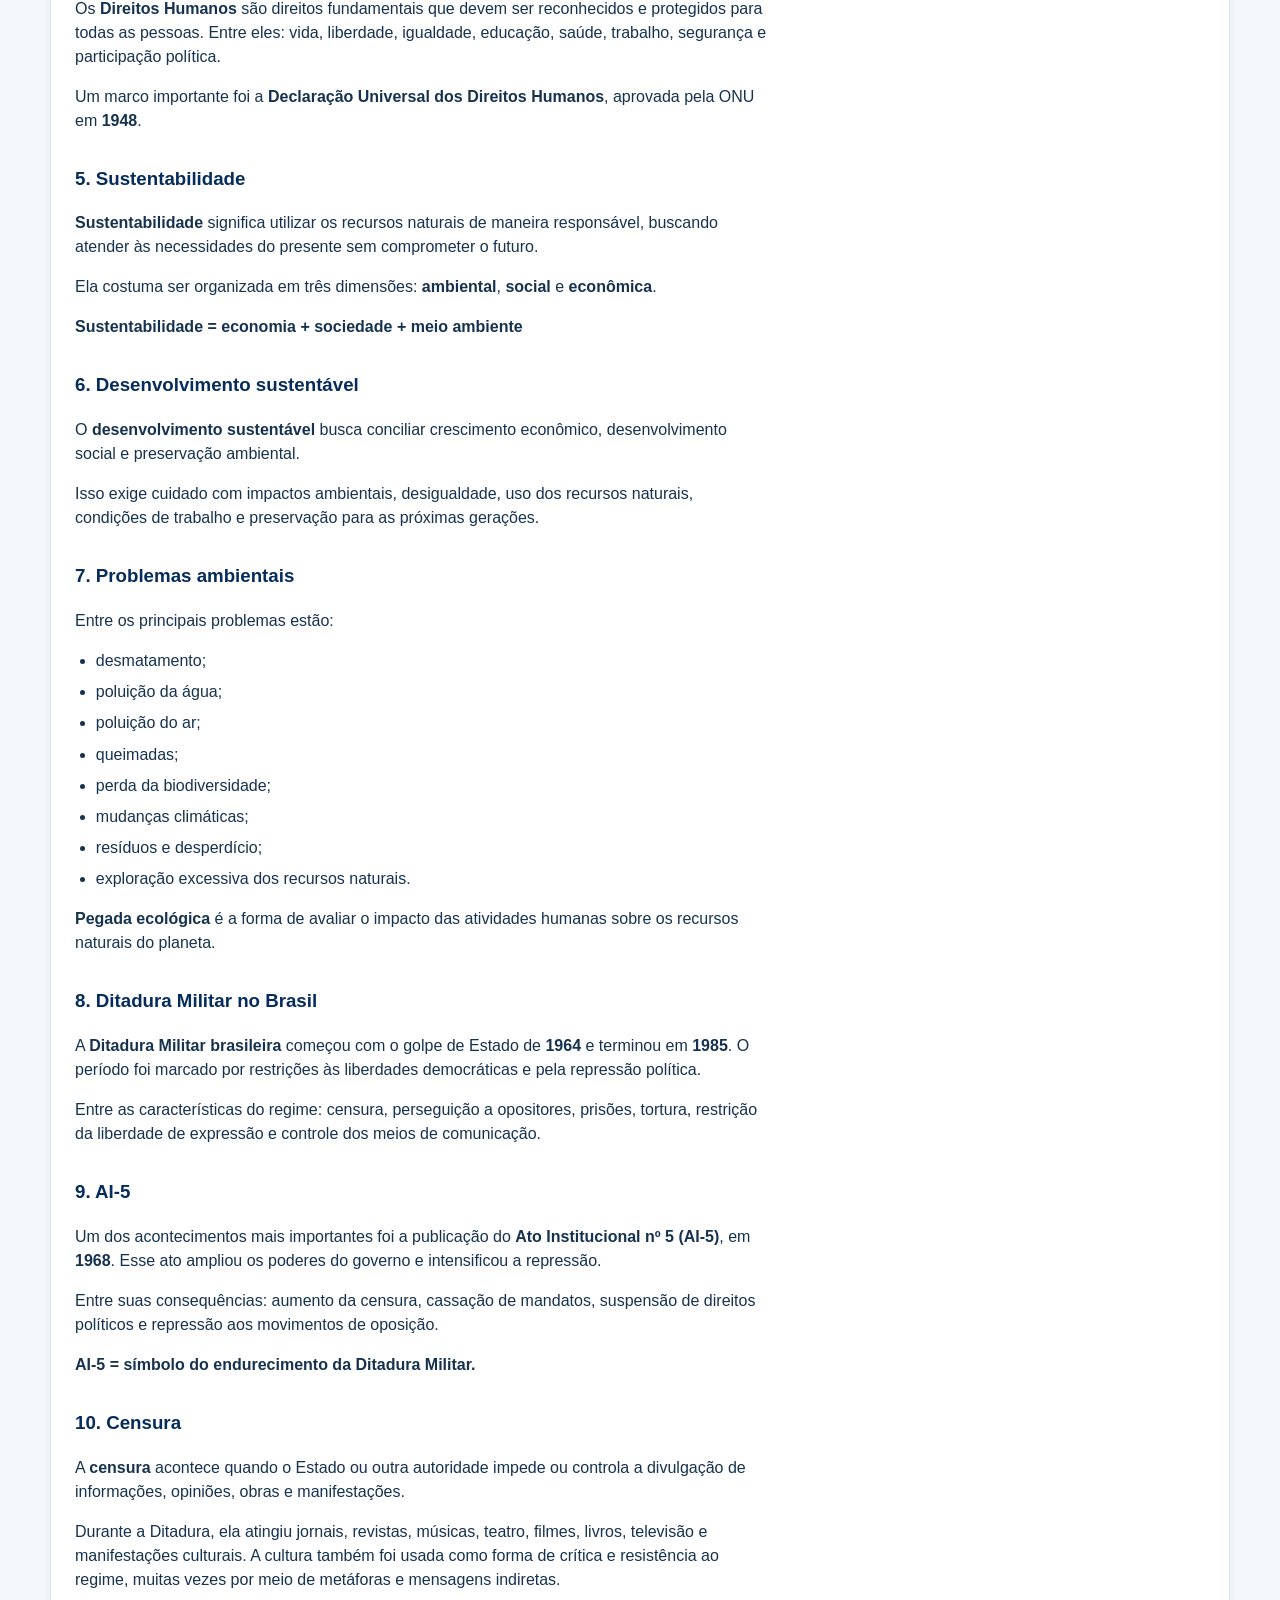
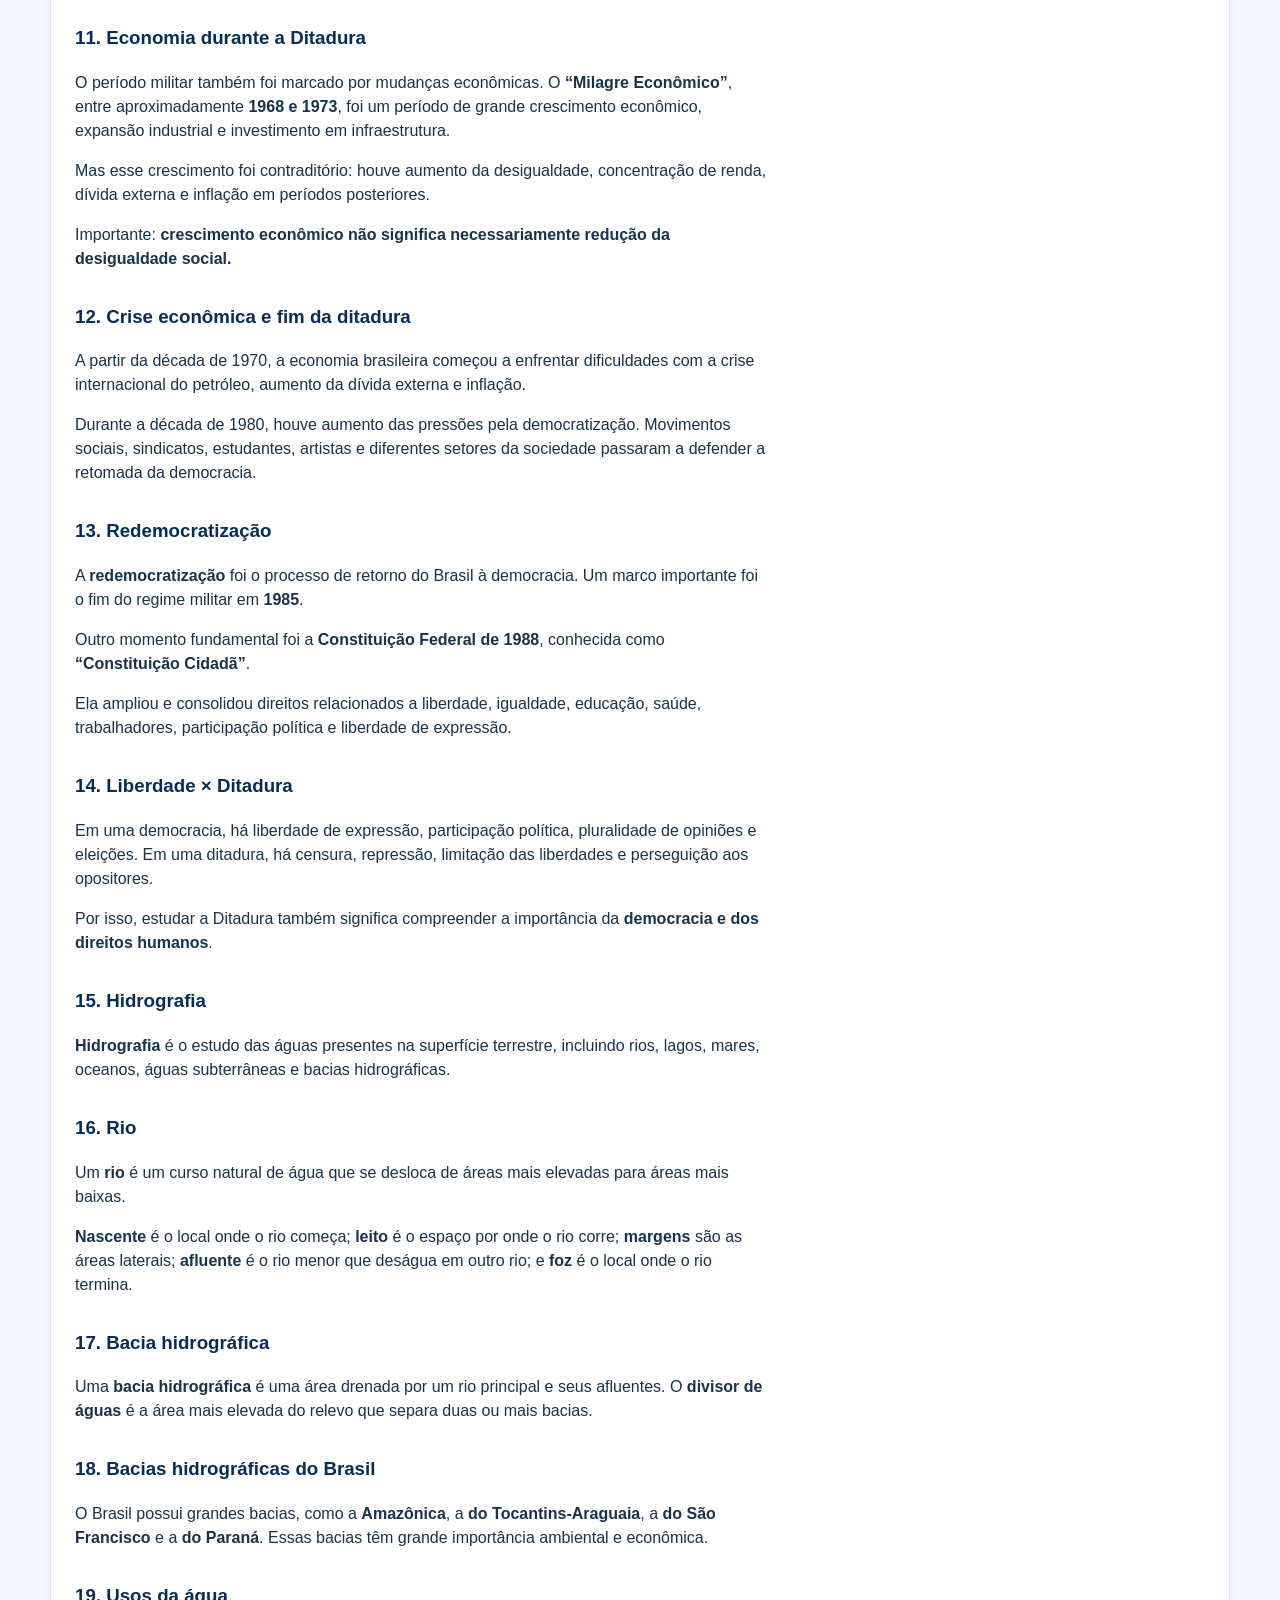
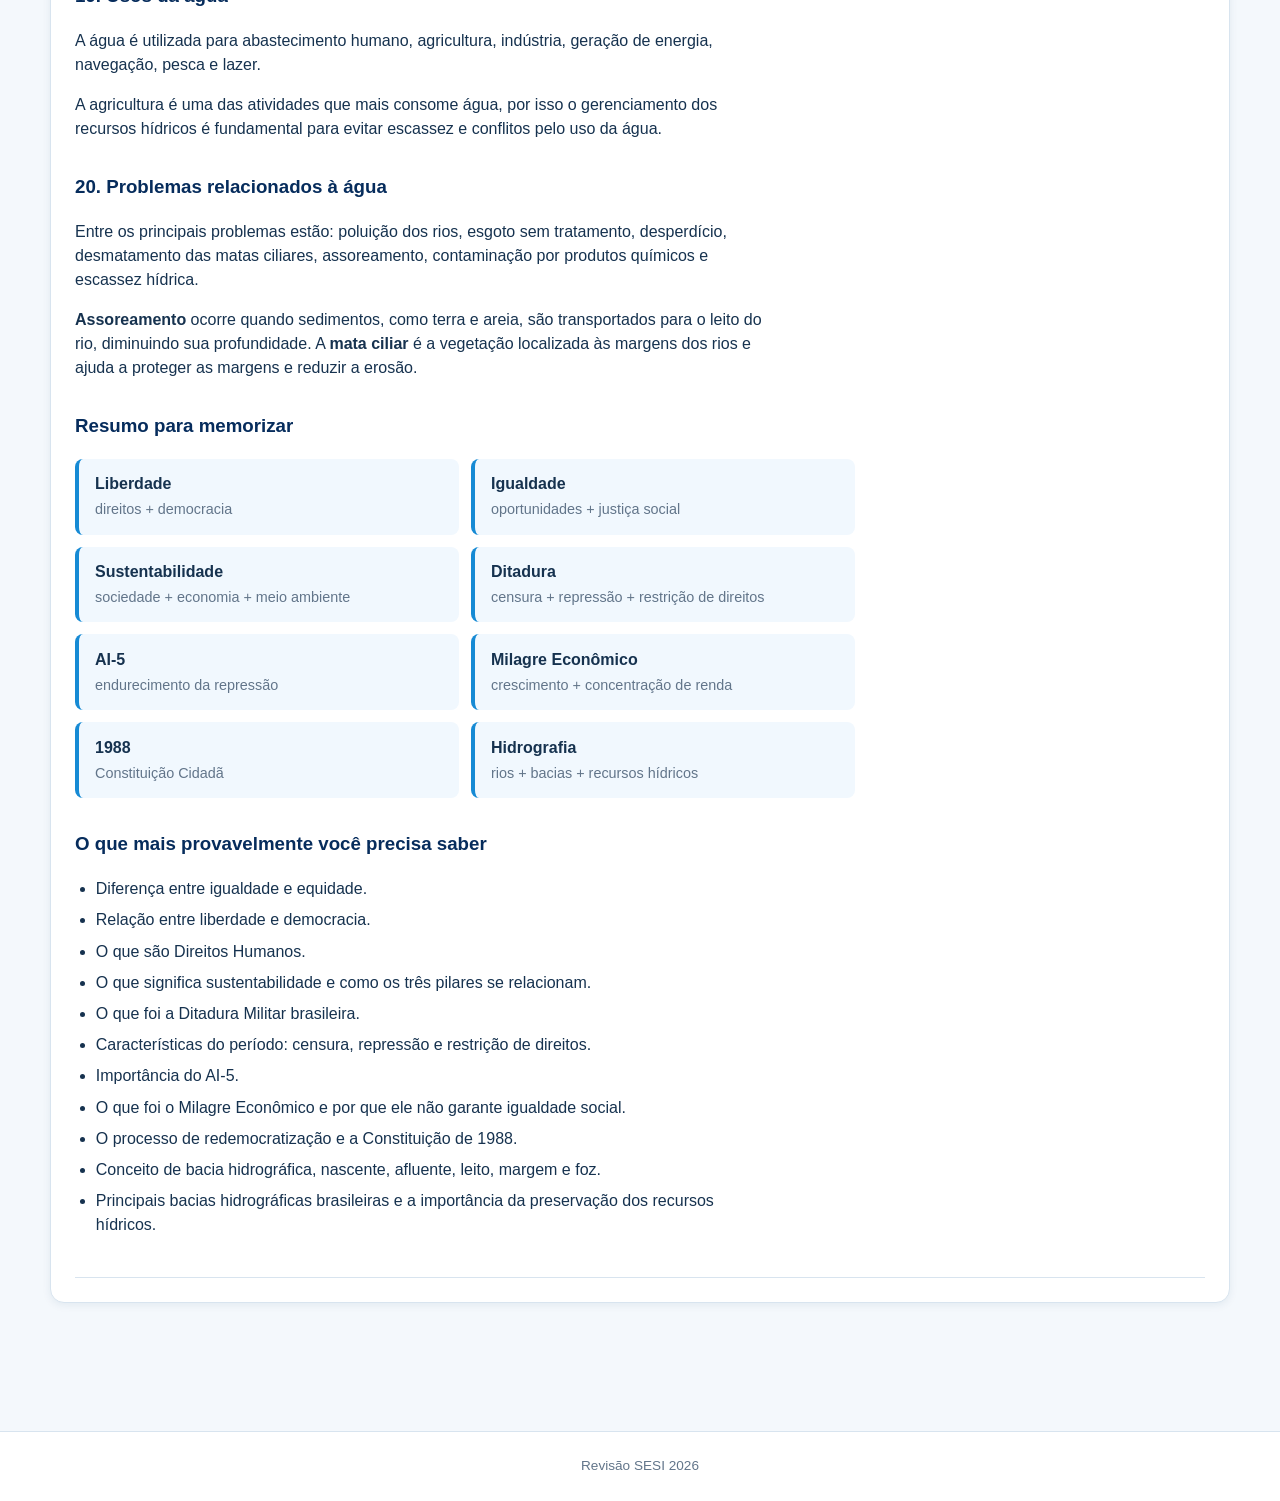
<file: pages/areas/3ano/humanas.html>
<!doctype html>
<html lang="pt-BR">
  <head>
    <meta charset="UTF-8" />
    <meta name="viewport" content="width=device-width, initial-scale=1.0" />
    <meta name="description" content="Revisão de Ciências Humanas do 3º ano." />
    <title>Ciências Humanas | 3º Ano | Revisão SESI</title>
    <link rel="stylesheet" href="../../../assets/css/style.css" />
    <script src="../../../assets/js/script.js" defer></script>
  </head>
  <body>
    <header class="site-header">
      <div class="site-header__inner page-shell">
        <a class="brand" href="../../../index.html" aria-label="Página inicial"><span class="brand__mark" aria-hidden="true">S</span><span>Revisão SESI</span></a>
        <nav class="site-nav" aria-label="Navegação principal"><a href="../../../index.html">Início</a><a href="../../3ano.html">3º Ano</a><a href="humanas.html" aria-current="page">Humanas</a></nav>
      </div>
    </header>

    <main class="main-content">
      <section class="section page-shell" aria-labelledby="page-title">
        <a class="button button--secondary back-button" href="../../3ano.html">← Voltar às áreas</a>

        <div class="section-heading page-title-heading">
          <div>
            <span class="eyebrow eyebrow--light">3º Ano Ensino Médio</span>
            <h1 id="page-title">Ciências Humanas</h1>
            <p>Liberdade, igualdade, sustentabilidade, Ditadura Militar e hidrografia em uma revisão objetiva para a prova.</p>
          </div>
        </div>

        <div class="card subject-panel">
          <div class="tabs" data-tabs>
            <div class="tabs__list" role="tablist" aria-label="Revisão de Ciências Humanas">
              <button class="tabs__tab" id="humanas-content-tab" role="tab" aria-selected="true" aria-controls="humanas-content">Conteúdo</button>
              <button class="tabs__tab" id="humanas-quiz-tab" role="tab" aria-selected="false" aria-controls="humanas-quiz">Quiz</button>
              <button class="tabs__tab" id="humanas-checklist-tab" role="tab" aria-selected="false" aria-controls="humanas-checklist">Checklist</button>
            </div>

            <section class="tabs__panel study-notes" id="humanas-content" role="tabpanel" aria-labelledby="humanas-content-tab">
              <h2>Revisão de Ciências Humanas – 3º Ano</h2>

              <h3>Cap. 01 – Liberdade, Igualdade e Sustentabilidade</h3>
              <p><strong>Liberdade</strong> é a possibilidade de uma pessoa tomar decisões, expressar opiniões e agir de acordo com seus direitos, respeitando os direitos das outras pessoas.</p>
              <p>Entre os tipos de liberdade, destacam-se: liberdade de expressão, liberdade política, liberdade religiosa e liberdade de imprensa.</p>
              <p>⚠️ <strong>A liberdade não é absoluta.</strong> Em uma sociedade democrática, ela deve respeitar a lei e os direitos dos demais.</p>

              <h3>Cap. 02 – Direitos, Economia e Cultura nos tempos da Ditadura</h3>
              <p><strong>Igualdade</strong> significa que todas as pessoas devem ter os mesmos direitos e oportunidades perante a lei e a sociedade. Já a <strong>equidade</strong> reconhece diferenças e oferece condições adequadas para que as pessoas tenham oportunidades semelhantes.</p>
              <p><strong>Desigualdade social</strong> é a distribuição desigual de recursos, oportunidades e direitos entre grupos da sociedade. Ela pode se manifestar em renda, educação, saúde, moradia, alimentação, emprego e acesso à tecnologia.</p>

              <h3>1. Liberdade</h3>
              <p>O exercício da liberdade exige respeito aos limites da convivência democrática. A liberdade de cada pessoa termina quando começa a liberdade do outro.</p>

              <h3>2. Igualdade</h3>
              <p>Igualdade busca garantir os mesmos direitos. Equidade considera as diferenças existentes entre as pessoas para promover justiça social.</p>
              <blockquote><strong>Igualdade</strong> busca garantir os mesmos direitos; <strong>equidade</strong> considera as diferenças existentes entre as pessoas.</blockquote>

              <h3>3. Desigualdade social</h3>
              <p>Podemos citar como fatores: renda, educação, saúde, moradia, alimentação, saneamento básico e acesso à tecnologia.</p>
              <p><strong>Desigualdade econômica</strong> está relacionada à diferença de renda e patrimônio entre indivíduos e grupos. A <strong>exclusão social</strong> acontece quando determinados grupos têm dificuldades de acesso aos direitos, serviços e oportunidades.</p>

              <h3>4. Direitos Humanos</h3>
              <p>Os <strong>Direitos Humanos</strong> são direitos fundamentais que devem ser reconhecidos e protegidos para todas as pessoas. Entre eles: vida, liberdade, igualdade, educação, saúde, trabalho, segurança e participação política.</p>
              <p>Um marco importante foi a <strong>Declaração Universal dos Direitos Humanos</strong>, aprovada pela ONU em <strong>1948</strong>.</p>

              <h3>5. Sustentabilidade</h3>
              <p><strong>Sustentabilidade</strong> significa utilizar os recursos naturais de maneira responsável, buscando atender às necessidades do presente sem comprometer o futuro.</p>
              <p>Ela costuma ser organizada em três dimensões: <strong>ambiental</strong>, <strong>social</strong> e <strong>econômica</strong>.</p>
              <p><strong>Sustentabilidade = economia + sociedade + meio ambiente</strong></p>

              <h3>6. Desenvolvimento sustentável</h3>
              <p>O <strong>desenvolvimento sustentável</strong> busca conciliar crescimento econômico, desenvolvimento social e preservação ambiental.</p>
              <p>Isso exige cuidado com impactos ambientais, desigualdade, uso dos recursos naturais, condições de trabalho e preservação para as próximas gerações.</p>

              <h3>7. Problemas ambientais</h3>
              <p>Entre os principais problemas estão:</p>
              <ul>
                <li>desmatamento;</li>
                <li>poluição da água;</li>
                <li>poluição do ar;</li>
                <li>queimadas;</li>
                <li>perda da biodiversidade;</li>
                <li>mudanças climáticas;</li>
                <li>resíduos e desperdício;</li>
                <li>exploração excessiva dos recursos naturais.</li>
              </ul>
              <p><strong>Pegada ecológica</strong> é a forma de avaliar o impacto das atividades humanas sobre os recursos naturais do planeta.</p>

              <h3>8. Ditadura Militar no Brasil</h3>
              <p>A <strong>Ditadura Militar brasileira</strong> começou com o golpe de Estado de <strong>1964</strong> e terminou em <strong>1985</strong>. O período foi marcado por restrições às liberdades democráticas e pela repressão política.</p>
              <p>Entre as características do regime: censura, perseguição a opositores, prisões, tortura, restrição da liberdade de expressão e controle dos meios de comunicação.</p>

              <h3>9. AI-5</h3>
              <p>Um dos acontecimentos mais importantes foi a publicação do <strong>Ato Institucional nº 5 (AI-5)</strong>, em <strong>1968</strong>. Esse ato ampliou os poderes do governo e intensificou a repressão.</p>
              <p>Entre suas consequências: aumento da censura, cassação de mandatos, suspensão de direitos políticos e repressão aos movimentos de oposição.</p>
              <p><strong>AI-5 = símbolo do endurecimento da Ditadura Militar.</strong></p>

              <h3>10. Censura</h3>
              <p>A <strong>censura</strong> acontece quando o Estado ou outra autoridade impede ou controla a divulgação de informações, opiniões, obras e manifestações.</p>
              <p>Durante a Ditadura, ela atingiu jornais, revistas, músicas, teatro, filmes, livros, televisão e manifestações culturais. A cultura também foi usada como forma de crítica e resistência ao regime, muitas vezes por meio de metáforas e mensagens indiretas.</p>

              <h3>11. Economia durante a Ditadura</h3>
              <p>O período militar também foi marcado por mudanças econômicas. O <strong>“Milagre Econômico”</strong>, entre aproximadamente <strong>1968 e 1973</strong>, foi um período de grande crescimento econômico, expansão industrial e investimento em infraestrutura.</p>
              <p>Mas esse crescimento foi contraditório: houve aumento da desigualdade, concentração de renda, dívida externa e inflação em períodos posteriores.</p>
              <p>Importante: <strong>crescimento econômico não significa necessariamente redução da desigualdade social.</strong></p>

              <h3>12. Crise econômica e fim da ditadura</h3>
              <p>A partir da década de 1970, a economia brasileira começou a enfrentar dificuldades com a crise internacional do petróleo, aumento da dívida externa e inflação.</p>
              <p>Durante a década de 1980, houve aumento das pressões pela democratização. Movimentos sociais, sindicatos, estudantes, artistas e diferentes setores da sociedade passaram a defender a retomada da democracia.</p>

              <h3>13. Redemocratização</h3>
              <p>A <strong>redemocratização</strong> foi o processo de retorno do Brasil à democracia. Um marco importante foi o fim do regime militar em <strong>1985</strong>.</p>
              <p>Outro momento fundamental foi a <strong>Constituição Federal de 1988</strong>, conhecida como <strong>“Constituição Cidadã”</strong>.</p>
              <p>Ela ampliou e consolidou direitos relacionados a liberdade, igualdade, educação, saúde, trabalhadores, participação política e liberdade de expressão.</p>

              <h3>14. Liberdade × Ditadura</h3>
              <p>Em uma democracia, há liberdade de expressão, participação política, pluralidade de opiniões e eleições. Em uma ditadura, há censura, repressão, limitação das liberdades e perseguição aos opositores.</p>
              <p>Por isso, estudar a Ditadura também significa compreender a importância da <strong>democracia e dos direitos humanos</strong>.</p>

              <h3>15. Hidrografia</h3>
              <p><strong>Hidrografia</strong> é o estudo das águas presentes na superfície terrestre, incluindo rios, lagos, mares, oceanos, águas subterrâneas e bacias hidrográficas.</p>

              <h3>16. Rio</h3>
              <p>Um <strong>rio</strong> é um curso natural de água que se desloca de áreas mais elevadas para áreas mais baixas.</p>
              <p><strong>Nascente</strong> é o local onde o rio começa; <strong>leito</strong> é o espaço por onde o rio corre; <strong>margens</strong> são as áreas laterais; <strong>afluente</strong> é o rio menor que deságua em outro rio; e <strong>foz</strong> é o local onde o rio termina.</p>

              <h3>17. Bacia hidrográfica</h3>
              <p>Uma <strong>bacia hidrográfica</strong> é uma área drenada por um rio principal e seus afluentes. O <strong>divisor de águas</strong> é a área mais elevada do relevo que separa duas ou mais bacias.</p>

              <h3>18. Bacias hidrográficas do Brasil</h3>
              <p>O Brasil possui grandes bacias, como a <strong>Amazônica</strong>, a <strong>do Tocantins-Araguaia</strong>, a <strong>do São Francisco</strong> e a <strong>do Paraná</strong>. Essas bacias têm grande importância ambiental e econômica.</p>

              <h3>19. Usos da água</h3>
              <p>A água é utilizada para abastecimento humano, agricultura, indústria, geração de energia, navegação, pesca e lazer.</p>
              <p>A agricultura é uma das atividades que mais consome água, por isso o gerenciamento dos recursos hídricos é fundamental para evitar escassez e conflitos pelo uso da água.</p>

              <h3>20. Problemas relacionados à água</h3>
              <p>Entre os principais problemas estão: poluição dos rios, esgoto sem tratamento, desperdício, desmatamento das matas ciliares, assoreamento, contaminação por produtos químicos e escassez hídrica.</p>
              <p><strong>Assoreamento</strong> ocorre quando sedimentos, como terra e areia, são transportados para o leito do rio, diminuindo sua profundidade. A <strong>mata ciliar</strong> é a vegetação localizada às margens dos rios e ajuda a proteger as margens e reduzir a erosão.</p>

              <h3>Resumo para memorizar</h3>
              <div class="study-summary">
                <div><strong>Liberdade</strong><span>direitos + democracia</span></div>
                <div><strong>Igualdade</strong><span>oportunidades + justiça social</span></div>
                <div><strong>Sustentabilidade</strong><span>sociedade + economia + meio ambiente</span></div>
                <div><strong>Ditadura</strong><span>censura + repressão + restrição de direitos</span></div>
                <div><strong>AI-5</strong><span>endurecimento da repressão</span></div>
                <div><strong>Milagre Econômico</strong><span>crescimento + concentração de renda</span></div>
                <div><strong>1988</strong><span>Constituição Cidadã</span></div>
                <div><strong>Hidrografia</strong><span>rios + bacias + recursos hídricos</span></div>
              </div>

              <h3>O que mais provavelmente você precisa saber</h3>
              <ul>
                <li>Diferença entre igualdade e equidade.</li>
                <li>Relação entre liberdade e democracia.</li>
                <li>O que são Direitos Humanos.</li>
                <li>O que significa sustentabilidade e como os três pilares se relacionam.</li>
                <li>O que foi a Ditadura Militar brasileira.</li>
                <li>Características do período: censura, repressão e restrição de direitos.</li>
                <li>Importância do AI-5.</li>
                <li>O que foi o Milagre Econômico e por que ele não garante igualdade social.</li>
                <li>O processo de redemocratização e a Constituição de 1988.</li>
                <li>Conceito de bacia hidrográfica, nascente, afluente, leito, margem e foz.</li>
                <li>Principais bacias hidrográficas brasileiras e a importância da preservação dos recursos hídricos.</li>
              </ul>
            </section>

            <section class="tabs__panel" id="humanas-quiz" role="tabpanel" aria-labelledby="humanas-quiz-tab" hidden>
              <form class="quiz-form" data-quiz data-answer="b">
                <fieldset class="quiz-question">
                  <legend>1. O que significa sustentabilidade?</legend>
                  <label class="quiz-option"><input type="radio" name="humanas-q1" value="a" /> Utilizar os recursos naturais sem preocupação com as próximas gerações.</label>
                  <label class="quiz-option"><input type="radio" name="humanas-q1" value="b" /> Conciliar desenvolvimento econômico, justiça social e preservação ambiental.</label>
                  <label class="quiz-option"><input type="radio" name="humanas-q1" value="c" /> Impedir qualquer atividade econômica que utilize recursos naturais.</label>
                  <label class="quiz-option"><input type="radio" name="humanas-q1" value="d" /> Priorizar exclusivamente o crescimento econômico de um país.</label>
                  <p class="quiz-result" aria-live="polite"></p>
                </fieldset>
                <button class="button button--primary" type="submit">Verificar resposta</button>
              </form>

              <form class="quiz-form" data-quiz data-answer="c">
                <fieldset class="quiz-question">
                  <legend>2. Qual é a principal diferença entre igualdade e equidade?</legend>
                  <label class="quiz-option"><input type="radio" name="humanas-q2" value="a" /> Igualdade considera as diferenças, enquanto equidade trata todos exatamente da mesma forma.</label>
                  <label class="quiz-option"><input type="radio" name="humanas-q2" value="b" /> Igualdade e equidade possuem exatamente o mesmo significado.</label>
                  <label class="quiz-option"><input type="radio" name="humanas-q2" value="c" /> Igualdade busca garantir os mesmos direitos, enquanto equidade considera diferenças para promover oportunidades mais justas.</label>
                  <label class="quiz-option"><input type="radio" name="humanas-q2" value="d" /> Equidade significa oferecer mais direitos apenas para determinados grupos.</label>
                  <p class="quiz-result" aria-live="polite"></p>
                </fieldset>
                <button class="button button--primary" type="submit">Verificar resposta</button>
              </form>

              <form class="quiz-form" data-quiz data-answer="c">
                <fieldset class="quiz-question">
                  <legend>3. A Ditadura Militar brasileira teve início em:</legend>
                  <label class="quiz-option"><input type="radio" name="humanas-q3" value="a" /> 1945</label>
                  <label class="quiz-option"><input type="radio" name="humanas-q3" value="b" /> 1954</label>
                  <label class="quiz-option"><input type="radio" name="humanas-q3" value="c" /> 1964</label>
                  <label class="quiz-option"><input type="radio" name="humanas-q3" value="d" /> 1988</label>
                  <p class="quiz-result" aria-live="polite"></p>
                </fieldset>
                <button class="button button--primary" type="submit">Verificar resposta</button>
              </form>

              <form class="quiz-form" data-quiz data-answer="b">
                <fieldset class="quiz-question">
                  <legend>4. O AI-5, decretado em 1968, ficou marcado principalmente por:</legend>
                  <label class="quiz-option"><input type="radio" name="humanas-q4" value="a" /> Ampliar as liberdades políticas e culturais.</label>
                  <label class="quiz-option"><input type="radio" name="humanas-q4" value="b" /> Intensificar a repressão, a censura e a restrição de direitos políticos.</label>
                  <label class="quiz-option"><input type="radio" name="humanas-q4" value="c" /> Criar eleições diretas para presidente.</label>
                  <label class="quiz-option"><input type="radio" name="humanas-q4" value="d" /> Encerrar o regime militar.</label>
                  <p class="quiz-result" aria-live="polite"></p>
                </fieldset>
                <button class="button button--primary" type="submit">Verificar resposta</button>
              </form>

              <form class="quiz-form" data-quiz data-answer="c">
                <fieldset class="quiz-question">
                  <legend>5. Durante a Ditadura Militar brasileira, a censura atingiu principalmente:</legend>
                  <label class="quiz-option"><input type="radio" name="humanas-q5" value="a" /> Apenas as atividades econômicas.</label>
                  <label class="quiz-option"><input type="radio" name="humanas-q5" value="b" /> Apenas as universidades.</label>
                  <label class="quiz-option"><input type="radio" name="humanas-q5" value="c" /> Meios de comunicação, manifestações artísticas e produção cultural.</label>
                  <label class="quiz-option"><input type="radio" name="humanas-q5" value="d" /> Somente as atividades esportivas.</label>
                  <p class="quiz-result" aria-live="polite"></p>
                </fieldset>
                <button class="button button--primary" type="submit">Verificar resposta</button>
              </form>

              <form class="quiz-form" data-quiz data-answer="a">
                <fieldset class="quiz-question">
                  <legend>6. O chamado "Milagre Econômico" brasileiro, ocorrido principalmente entre 1968 e 1973, foi caracterizado por:</legend>
                  <label class="quiz-option"><input type="radio" name="humanas-q6" value="a" /> Forte crescimento econômico, acompanhado por aumento da concentração de renda e desigualdades.</label>
                  <label class="quiz-option"><input type="radio" name="humanas-q6" value="b" /> Queda da produção industrial e redução da dívida externa.</label>
                  <label class="quiz-option"><input type="radio" name="humanas-q6" value="c" /> Distribuição igualitária da renda entre a população.</label>
                  <label class="quiz-option"><input type="radio" name="humanas-q6" value="d" /> Fim dos investimentos em infraestrutura.</label>
                  <p class="quiz-result" aria-live="polite"></p>
                </fieldset>
                <button class="button button--primary" type="submit">Verificar resposta</button>
              </form>

              <form class="quiz-form" data-quiz data-answer="c">
                <fieldset class="quiz-question">
                  <legend>7. A Constituição Federal de 1988 é conhecida como "Constituição Cidadã" porque:</legend>
                  <label class="quiz-option"><input type="radio" name="humanas-q7" value="a" /> Eliminou os direitos sociais previstos anteriormente.</label>
                  <label class="quiz-option"><input type="radio" name="humanas-q7" value="b" /> Concentrou os poderes políticos no governo federal.</label>
                  <label class="quiz-option"><input type="radio" name="humanas-q7" value="c" /> Ampliou e consolidou direitos e garantias fundamentais dos cidadãos.</label>
                  <label class="quiz-option"><input type="radio" name="humanas-q7" value="d" /> Estabeleceu o retorno do regime militar.</label>
                  <p class="quiz-result" aria-live="polite"></p>
                </fieldset>
                <button class="button button--primary" type="submit">Verificar resposta</button>
              </form>

              <form class="quiz-form" data-quiz data-answer="c">
                <fieldset class="quiz-question">
                  <legend>8. Em uma bacia hidrográfica, o que é um afluente?</legend>
                  <label class="quiz-option"><input type="radio" name="humanas-q8" value="a" /> O local onde nasce um rio.</label>
                  <label class="quiz-option"><input type="radio" name="humanas-q8" value="b" /> O local onde um rio termina.</label>
                  <label class="quiz-option"><input type="radio" name="humanas-q8" value="c" /> Um rio que deságua em outro rio.</label>
                  <label class="quiz-option"><input type="radio" name="humanas-q8" value="d" /> A vegetação localizada nas margens de um rio.</label>
                  <p class="quiz-result" aria-live="polite"></p>
                </fieldset>
                <button class="button button--primary" type="submit">Verificar resposta</button>
              </form>

              <form class="quiz-form" data-quiz data-answer="b">
                <fieldset class="quiz-question">
                  <legend>9. O assoreamento de um rio ocorre quando:</legend>
                  <label class="quiz-option"><input type="radio" name="humanas-q9" value="a" /> A quantidade de água aumenta devido às chuvas.</label>
                  <label class="quiz-option"><input type="radio" name="humanas-q9" value="b" /> Há acúmulo de sedimentos no leito do rio, reduzindo sua profundidade.</label>
                  <label class="quiz-option"><input type="radio" name="humanas-q9" value="c" /> A vegetação das margens aumenta naturalmente.</label>
                  <label class="quiz-option"><input type="radio" name="humanas-q9" value="d" /> A água subterrânea chega ao oceano.</label>
                  <p class="quiz-result" aria-live="polite"></p>
                </fieldset>
                <button class="button button--primary" type="submit">Verificar resposta</button>
              </form>

              <form class="quiz-form" data-quiz data-answer="c">
                <fieldset class="quiz-question">
                  <legend>10. Qual alternativa apresenta uma relação correta entre os conteúdos estudados?</legend>
                  <label class="quiz-option"><input type="radio" name="humanas-q10" value="a" /> Democracia → censura; sustentabilidade → desperdício; hidrografia → desertificação.</label>
                  <label class="quiz-option"><input type="radio" name="humanas-q10" value="b" /> Ditadura → ampliação das liberdades; sustentabilidade → exploração ilimitada; bacia hidrográfica → apenas oceanos.</label>
                  <label class="quiz-option"><input type="radio" name="humanas-q10" value="c" /> Direitos → cidadania; sustentabilidade → preservação dos recursos; hidrografia → estudo das águas.</label>
                  <label class="quiz-option"><input type="radio" name="humanas-q10" value="d" /> AI-5 → ampliação dos direitos políticos; Milagre Econômico → distribuição igualitária da renda; foz → nascimento do rio.</label>
                  <p class="quiz-result" aria-live="polite"></p>
                </fieldset>
                <button class="button button--primary" type="submit">Verificar resposta</button>
              </form>
            </section>

            <section class="tabs__panel" id="humanas-checklist" role="tabpanel" aria-labelledby="humanas-checklist-tab" hidden>
              <div class="progress-block">
                <div class="progress-block__label"><span>Progresso</span><span data-progress-label>0 de 10</span></div>
                <div class="progress" role="progressbar" aria-valuemin="0" aria-valuemax="10" aria-valuenow="0"><span class="progress__value" style="--progress: 0%"></span></div>
              </div>
              <div class="checklist">
                <label class="checklist__item"><input type="checkbox" /> Diferenciar liberdade, igualdade e equidade</label>
                <label class="checklist__item"><input type="checkbox" /> Explicar o conceito de Direitos Humanos</label>
                <label class="checklist__item"><input type="checkbox" /> Relacionar sustentabilidade aos três pilares</label>
                <label class="checklist__item"><input type="checkbox" /> Identificar problemas ambientais e a pegada ecológica</label>
                <label class="checklist__item"><input type="checkbox" /> Definir Ditadura Militar brasileira</label>
                <label class="checklist__item"><input type="checkbox" /> Explicar o papel do AI-5 na repressão</label>
                <label class="checklist__item"><input type="checkbox" /> Reconhecer a censura e a cultura como resistência</label>
                <label class="checklist__item"><input type="checkbox" /> Relacionar Milagre Econômico com desigualdade social</label>
                <label class="checklist__item"><input type="checkbox" /> Explicar a redemocratização e a Constituição de 1988</label>
                <label class="checklist__item"><input type="checkbox" /> Reconhecer bacias hidrográficas, rios e cuidados com a água</label>
              </div>
            </section>
          </div>
        </div>
      </section>
    </main>

    <footer class="site-footer">
      <div class="page-shell">
        <p>Revisão SESI <span data-current-year></span></p>
      </div>
    </footer>
  </body>
</html>
</file>
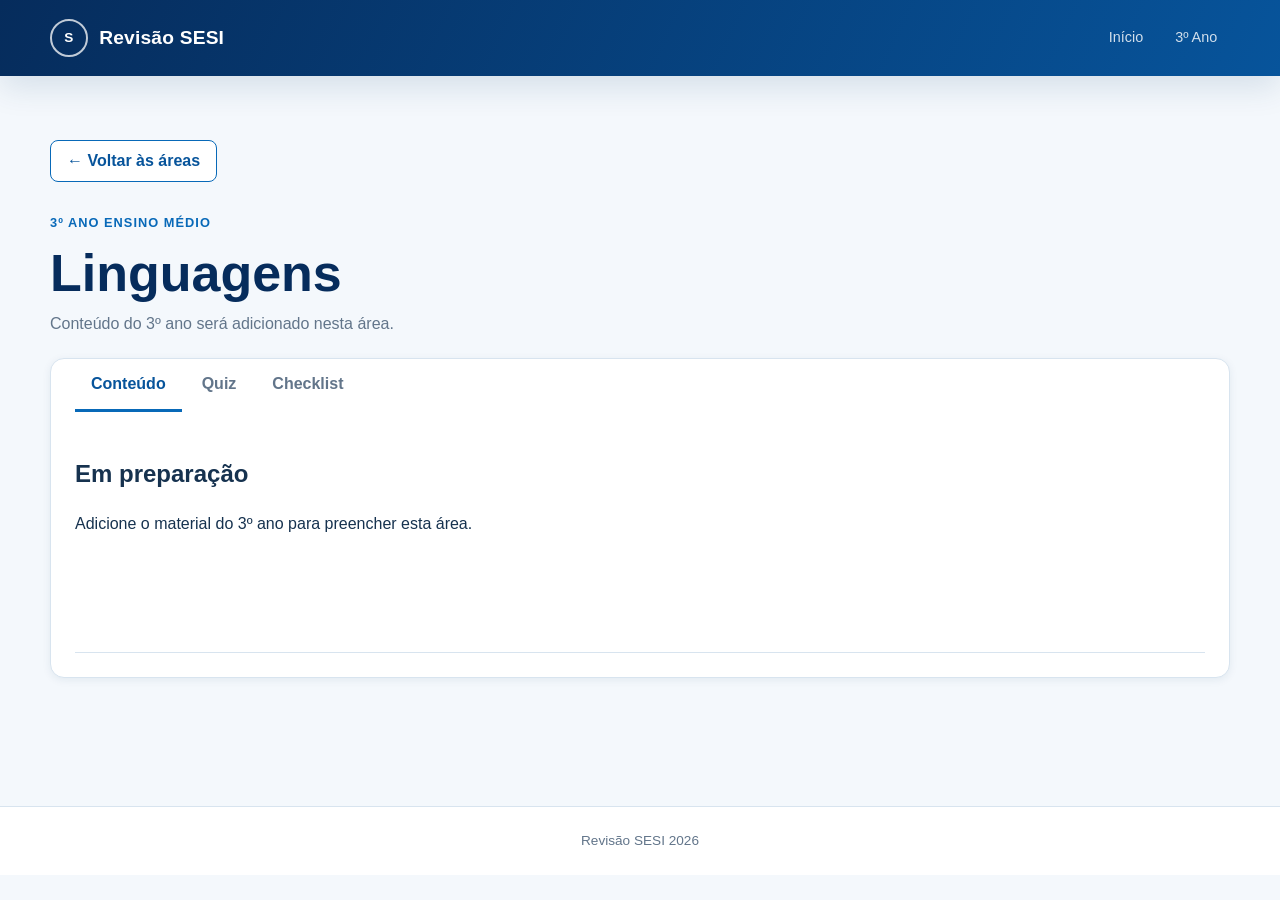
<file: pages/areas/3ano/linguagens.html>
<!doctype html>
<html lang="pt-BR"><head><meta charset="UTF-8" /><meta name="viewport" content="width=device-width, initial-scale=1.0" /><title>Linguagens | 3º Ano | Revisão SESI</title><link rel="stylesheet" href="../../../assets/css/style.css" /><script src="../../../assets/js/script.js" defer></script></head><body><header class="site-header"><div class="site-header__inner page-shell"><a class="brand" href="../../../index.html"><span class="brand__mark" aria-hidden="true">S</span><span>Revisão SESI</span></a><nav class="site-nav"><a href="../../../index.html">Início</a><a href="../../3ano.html">3º Ano</a></nav></div></header><main class="main-content"><section class="section page-shell" aria-labelledby="page-title"><a class="button button--secondary back-button" href="../../3ano.html">← Voltar às áreas</a><div class="section-heading page-title-heading"><div><span class="eyebrow eyebrow--light">3º Ano Ensino Médio</span><h1 id="page-title">Linguagens</h1><p>Conteúdo do 3º ano será adicionado nesta área.</p></div></div><div class="card subject-panel"><div class="tabs" data-tabs><div class="tabs__list" role="tablist" aria-label="Linguagens"><button class="tabs__tab" role="tab" aria-selected="true" aria-controls="content">Conteúdo</button><button class="tabs__tab" role="tab" aria-selected="false" aria-controls="quiz">Quiz</button><button class="tabs__tab" role="tab" aria-selected="false" aria-controls="checklist">Checklist</button></div><section class="tabs__panel" id="content" role="tabpanel"><h2>Em preparação</h2><p>Adicione o material do 3º ano para preencher esta área.</p></section><section class="tabs__panel" id="quiz" role="tabpanel" hidden><p>O quiz será incluído junto com o conteúdo.</p></section><section class="tabs__panel" id="checklist" role="tabpanel" hidden><p>O checklist será incluído junto com o conteúdo.</p></section></div></div></section></main><footer class="site-footer"><div class="page-shell"><p>Revisão SESI <span data-current-year></span></p></div></footer></body></html>
</file>
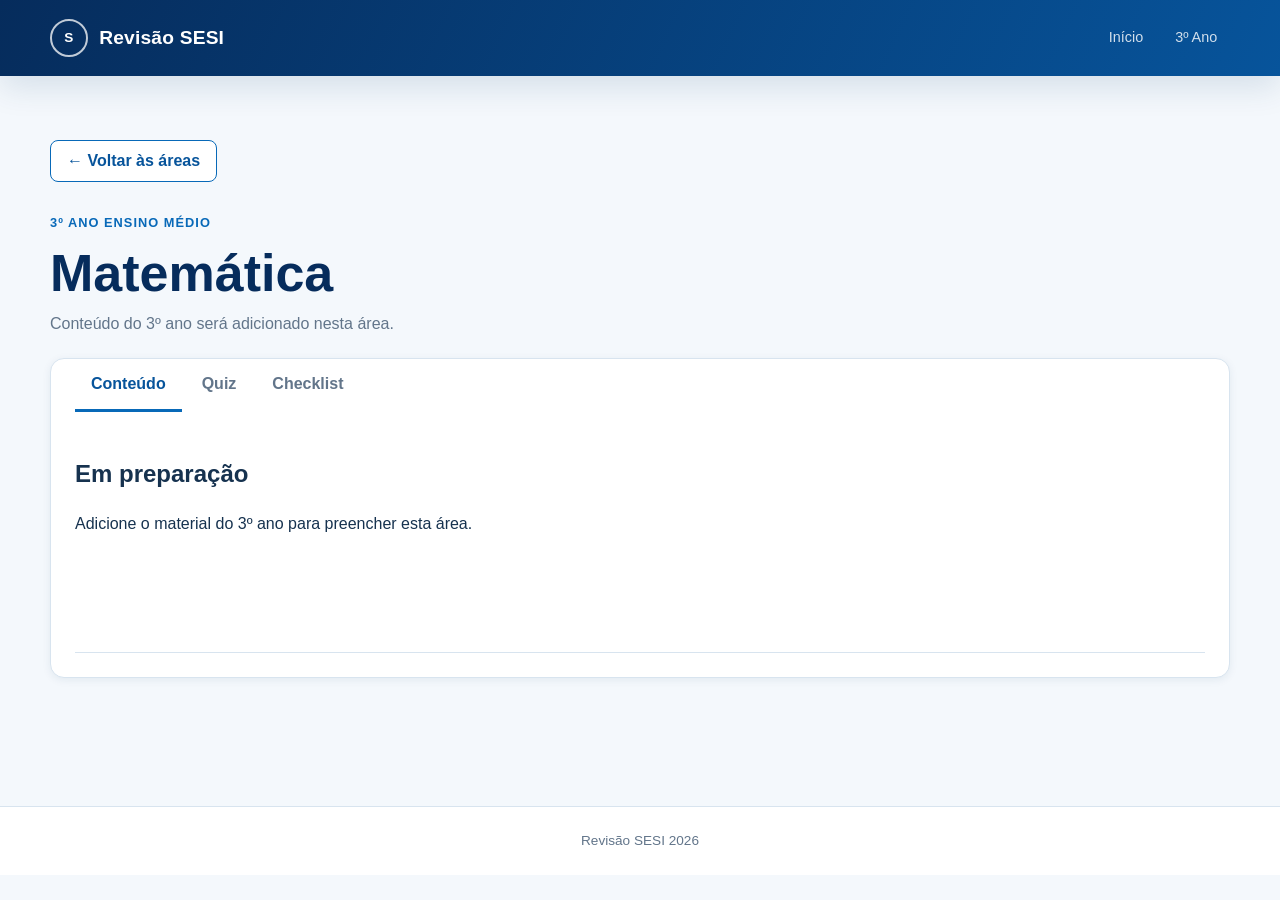
<file: pages/areas/3ano/matematica.html>
<!doctype html>
<html lang="pt-BR"><head><meta charset="UTF-8" /><meta name="viewport" content="width=device-width, initial-scale=1.0" /><title>Matemática | 3º Ano | Revisão SESI</title><link rel="stylesheet" href="../../../assets/css/style.css" /><script src="../../../assets/js/script.js" defer></script></head><body><header class="site-header"><div class="site-header__inner page-shell"><a class="brand" href="../../../index.html"><span class="brand__mark" aria-hidden="true">S</span><span>Revisão SESI</span></a><nav class="site-nav"><a href="../../../index.html">Início</a><a href="../../3ano.html">3º Ano</a></nav></div></header><main class="main-content"><section class="section page-shell" aria-labelledby="page-title"><a class="button button--secondary back-button" href="../../3ano.html">← Voltar às áreas</a><div class="section-heading page-title-heading"><div><span class="eyebrow eyebrow--light">3º Ano Ensino Médio</span><h1 id="page-title">Matemática</h1><p>Conteúdo do 3º ano será adicionado nesta área.</p></div></div><div class="card subject-panel"><div class="tabs" data-tabs><div class="tabs__list" role="tablist"><button class="tabs__tab" role="tab" aria-selected="true" aria-controls="content">Conteúdo</button><button class="tabs__tab" role="tab" aria-selected="false" aria-controls="quiz">Quiz</button><button class="tabs__tab" role="tab" aria-selected="false" aria-controls="checklist">Checklist</button></div><section class="tabs__panel" id="content" role="tabpanel"><h2>Em preparação</h2><p>Adicione o material do 3º ano para preencher esta área.</p></section><section class="tabs__panel" id="quiz" role="tabpanel" hidden><p>O quiz será incluído junto com o conteúdo.</p></section><section class="tabs__panel" id="checklist" role="tabpanel" hidden><p>O checklist será incluído junto com o conteúdo.</p></section></div></div></section></main><footer class="site-footer"><div class="page-shell"><p>Revisão SESI <span data-current-year></span></p></div></footer></body></html>
</file>
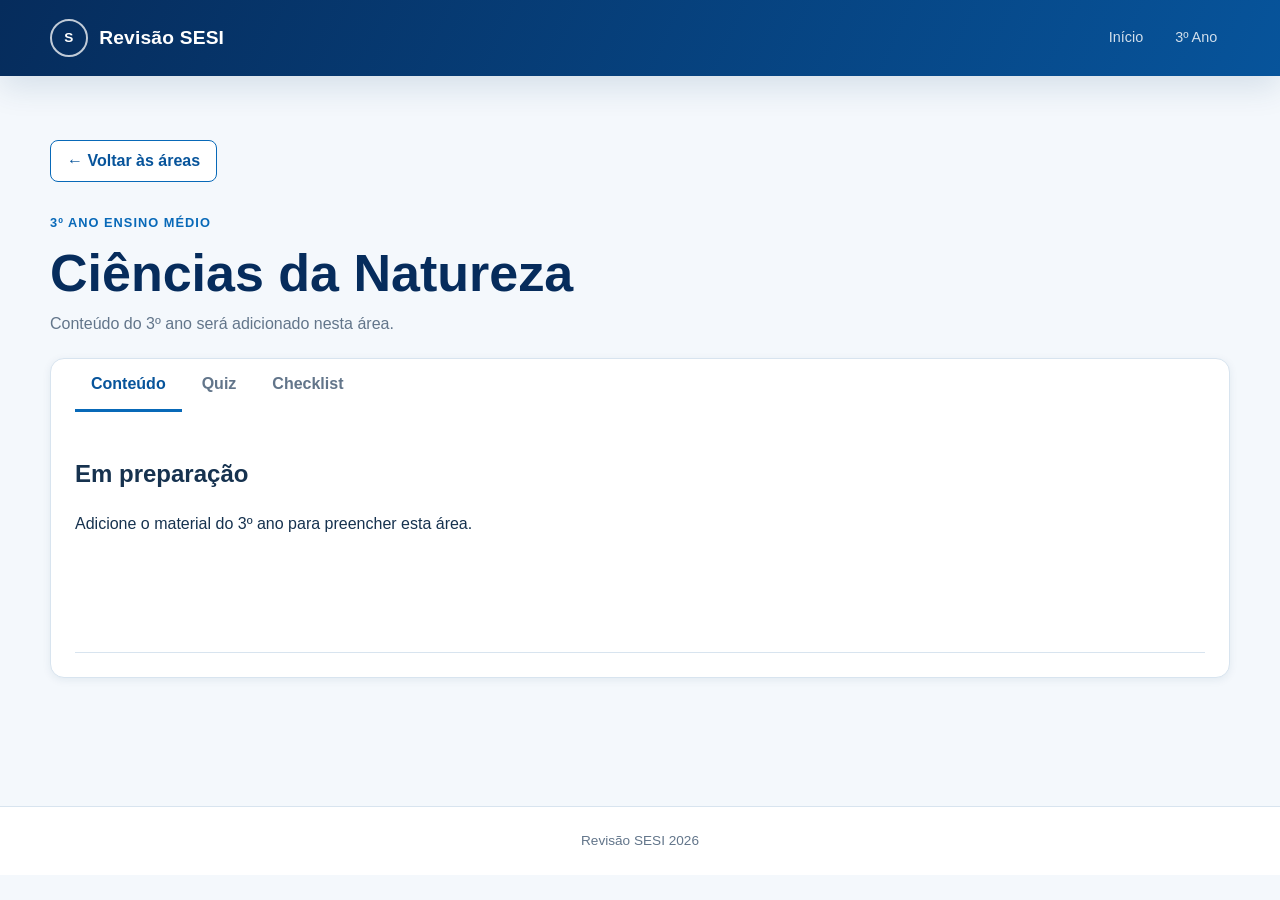
<file: pages/areas/3ano/natureza.html>
<!doctype html>
<html lang="pt-BR"><head><meta charset="UTF-8" /><meta name="viewport" content="width=device-width, initial-scale=1.0" /><title>Ciências da Natureza | 3º Ano | Revisão SESI</title><link rel="stylesheet" href="../../../assets/css/style.css" /><script src="../../../assets/js/script.js" defer></script></head><body><header class="site-header"><div class="site-header__inner page-shell"><a class="brand" href="../../../index.html"><span class="brand__mark" aria-hidden="true">S</span><span>Revisão SESI</span></a><nav class="site-nav"><a href="../../../index.html">Início</a><a href="../../3ano.html">3º Ano</a></nav></div></header><main class="main-content"><section class="section page-shell" aria-labelledby="page-title"><a class="button button--secondary back-button" href="../../3ano.html">← Voltar às áreas</a><div class="section-heading page-title-heading"><div><span class="eyebrow eyebrow--light">3º Ano Ensino Médio</span><h1 id="page-title">Ciências da Natureza</h1><p>Conteúdo do 3º ano será adicionado nesta área.</p></div></div><div class="card subject-panel"><div class="tabs" data-tabs><div class="tabs__list" role="tablist"><button class="tabs__tab" role="tab" aria-selected="true" aria-controls="content">Conteúdo</button><button class="tabs__tab" role="tab" aria-selected="false" aria-controls="quiz">Quiz</button><button class="tabs__tab" role="tab" aria-selected="false" aria-controls="checklist">Checklist</button></div><section class="tabs__panel" id="content" role="tabpanel"><h2>Em preparação</h2><p>Adicione o material do 3º ano para preencher esta área.</p></section><section class="tabs__panel" id="quiz" role="tabpanel" hidden><p>O quiz será incluído junto com o conteúdo.</p></section><section class="tabs__panel" id="checklist" role="tabpanel" hidden><p>O checklist será incluído junto com o conteúdo.</p></section></div></div></section></main><footer class="site-footer"><div class="page-shell"><p>Revisão SESI <span data-current-year></span></p></div></footer></body></html>
</file>
<file: assets/css/style.css>
:root {
  --sesi-blue-950: #062c5c;
  --sesi-blue-900: #063b78;
  --sesi-blue-800: #07549b;
  --sesi-blue-700: #0869b8;
  --sesi-blue-500: #168ad4;
  --sesi-blue-100: #dff1ff;
  --sesi-blue-050: #f1f8fe;
  --ink: #16324f;
  --muted: #62758a;
  --surface: #ffffff;
  --canvas: #f4f8fc;
  --line: #d8e4ef;
  --success: #16845b;
  --warning: #ca7a13;
  --danger: #c44747;
  --shadow-sm: 0 2px 8px rgb(9 58 103 / 8%);
  --shadow-md: 0 12px 32px rgb(9 58 103 / 12%);
  --radius-sm: 8px;
  --radius-md: 14px;
  --radius-lg: 22px;
  --content-width: 1180px;
  --focus-ring: 0 0 0 3px rgb(22 138 212 / 24%);
  color: var(--ink);
  font-family: "Aptos", "Segoe UI", sans-serif;
  font-synthesis: none;
  line-height: 1.5;
}

*,
*::before,
*::after {
  box-sizing: border-box;
}

html {
  scroll-behavior: smooth;
}

body {
  min-width: 320px;
  margin: 0;
  background: var(--canvas);
  color: var(--ink);
}

button,
input,
textarea,
select {
  font: inherit;
}

button {
  cursor: pointer;
}

button:focus-visible,
a:focus-visible,
input:focus-visible,
textarea:focus-visible,
select:focus-visible {
  outline: none;
  box-shadow: var(--focus-ring);
}

a {
  color: var(--sesi-blue-800);
}

img {
  display: block;
  max-width: 100%;
}

.page-shell {
  width: min(100% - 2rem, var(--content-width));
  margin-inline: auto;
}

/* Header and page structure */
.site-header {
  background: linear-gradient(115deg, var(--sesi-blue-950), var(--sesi-blue-800));
  color: var(--surface);
  box-shadow: var(--shadow-md);
}

.site-header__inner,
.section-heading,
.toolbar,
.card__header,
.accordion__summary,
.quiz-form__actions {
  display: flex;
  align-items: center;
  justify-content: space-between;
  gap: 1rem;
}

.site-header__inner {
  min-height: 76px;
}

.brand {
  display: inline-flex;
  align-items: center;
  gap: 0.7rem;
  color: inherit;
  font-size: 1.2rem;
  font-weight: 800;
  letter-spacing: 0.01em;
  text-decoration: none;
}

.brand__mark {
  display: grid;
  width: 38px;
  height: 38px;
  place-items: center;
  border: 2px solid rgb(255 255 255 / 75%);
  border-radius: 50%;
  font-size: 0.85rem;
  font-weight: 900;
}

.site-nav {
  display: flex;
  flex-wrap: wrap;
  gap: 0.4rem;
}

.site-nav a {
  padding: 0.55rem 0.8rem;
  border-radius: var(--radius-sm);
  color: rgb(255 255 255 / 82%);
  font-size: 0.9rem;
  text-decoration: none;
}

.site-nav a:hover,
.site-nav a[aria-current="page"] {
  background: rgb(255 255 255 / 14%);
  color: var(--surface);
}

.main-content {
  padding-block: clamp(2rem, 5vw, 4.5rem);
}

.hero {
  position: relative;
  overflow: hidden;
  padding: clamp(2rem, 6vw, 4.5rem);
  border-radius: var(--radius-lg);
  background: linear-gradient(120deg, var(--sesi-blue-950), var(--sesi-blue-700));
  color: var(--surface);
  box-shadow: var(--shadow-md);
}

.hero::after {
  position: absolute;
  right: -5rem;
  bottom: -6rem;
  width: 18rem;
  height: 18rem;
  border: 2rem solid rgb(255 255 255 / 10%);
  border-radius: 50%;
  content: "";
}

.eyebrow {
  position: relative;
  z-index: 1;
  display: inline-block;
  margin-bottom: 0.75rem;
  color: var(--sesi-blue-100);
  font-size: 0.8rem;
  font-weight: 800;
  letter-spacing: 0.08em;
  text-transform: uppercase;
}

.hero h1 {
  position: relative;
  z-index: 1;
  max-width: 18ch;
  margin: 0;
  color: var(--surface);
  font-size: clamp(2rem, 5vw, 4rem);
  line-height: 1.05;
}

.hero__intro {
  position: relative;
  z-index: 1;
  max-width: 55ch;
  margin: 1.25rem 0 0;
  color: rgb(255 255 255 / 82%);
  font-size: 1.05rem;
}

.section {
  margin-block: clamp(2rem, 5vw, 4rem);
}

.section:first-child {
  margin-top: 0;
}

.section-heading {
  align-items: end;
  margin-bottom: 1.4rem;
}

.section-heading h1,
.section-heading h2,
.section-heading h3 {
  margin: 0;
  color: var(--sesi-blue-950);
  line-height: 1.15;
}

.section-heading p {
  max-width: 62ch;
  margin: 0.5rem 0 0;
  color: var(--muted);
}

/* Knowledge area cards */
.knowledge-areas {
  display: grid;
  grid-template-columns: repeat(auto-fit, minmax(min(100%, 250px), 1fr));
  gap: 1rem;
}

.knowledge-card,
.card {
  border: 1px solid var(--line);
  border-radius: var(--radius-md);
  background: var(--surface);
  box-shadow: var(--shadow-sm);
}

.knowledge-card {
  position: relative;
  display: flex;
  min-height: 190px;
  flex-direction: column;
  justify-content: space-between;
  overflow: hidden;
  padding: 1.35rem;
  transition: transform 180ms ease, box-shadow 180ms ease, border-color 180ms ease;
}

.knowledge-card::before {
  position: absolute;
  inset: 0 0 auto;
  height: 5px;
  background: var(--card-accent, var(--sesi-blue-700));
  content: "";
}

.knowledge-card:hover {
  border-color: var(--sesi-blue-500);
  box-shadow: var(--shadow-md);
  transform: translateY(-3px);
}

.area-cards {
  display: grid;
  gap: 1rem;
}

.area-card {
  overflow: hidden;
  border: 1px solid var(--line);
  border-radius: var(--radius-md);
  background: var(--surface);
  box-shadow: var(--shadow-sm);
}

.area-card__summary {
  display: flex;
  min-height: 92px;
  align-items: center;
  gap: 1rem;
  padding: 1rem 1.25rem;
  color: var(--sesi-blue-950);
  cursor: pointer;
  list-style: none;
}

.area-card__summary::-webkit-details-marker {
  display: none;
}

.area-card__summary::after {
  margin-left: auto;
  color: var(--sesi-blue-700);
  content: "+";
  font-size: 1.5rem;
  font-weight: 400;
}

.area-card[open] .area-card__summary {
  border-bottom: 1px solid var(--line);
  background: var(--sesi-blue-050);
}

.area-card[open] .area-card__summary::after {
  content: "-";
}

.area-card__summary strong,
.area-card__summary small {
  display: block;
}

.area-card__summary strong {
  font-size: 1.05rem;
}

.area-card__summary small {
  margin-top: 0.2rem;
  color: var(--muted);
  font-size: 0.85rem;
  font-weight: 400;
}

.area-card__content {
  padding: 0 1.25rem 1.25rem;
}

.area-card__content .tabs__panel {
  padding-bottom: 0;
}

.page-title-heading {
  margin-top: 1.75rem;
}

.page-title-heading h1 {
  font-size: clamp(2rem, 5vw, 3.25rem);
}

.eyebrow--light {
  color: var(--sesi-blue-700);
}

.back-button {
  width: fit-content;
}

.quiz-result {
  margin: 0;
}

.knowledge-card__icon {
  display: grid;
  width: 42px;
  height: 42px;
  place-items: center;
  border-radius: 50%;
  background: var(--sesi-blue-100);
  color: var(--sesi-blue-800);
  font-size: 1.1rem;
  font-weight: 800;
}

.knowledge-card h3 {
  margin: 1rem 0 0.35rem;
  color: var(--sesi-blue-950);
}

.knowledge-card p {
  margin: 0;
  color: var(--muted);
  font-size: 0.92rem;
}

.knowledge-card__meta {
  display: flex;
  justify-content: space-between;
  margin-top: 1.2rem;
  color: var(--muted);
  font-size: 0.8rem;
  font-weight: 700;
}

.grade-options {
  grid-template-columns: repeat(2, minmax(0, 1fr));
}

.grade-card {
  min-height: 270px;
  padding: clamp(1.35rem, 3vw, 2rem);
  color: inherit;
  text-decoration: none;
}

.grade-card h3 {
  font-size: clamp(1.25rem, 2.5vw, 1.65rem);
}

.grade-card__action {
  display: flex;
  align-items: center;
  justify-content: space-between;
  gap: 1rem;
  color: var(--sesi-blue-800);
  font-weight: 800;
}

.grade-card__action span {
  font-size: 1.35rem;
  transition: transform 160ms ease;
}

.grade-card:hover .grade-card__action span {
  transform: translateX(4px);
}

.area-link-card {
  min-height: 230px;
  color: inherit;
  text-decoration: none;
}

.subject-panel {
  overflow: hidden;
  padding: 0 1.5rem 1.5rem;
}

.subject-panel .tabs__panel {
  min-height: 240px;
}

.study-notes {
  color: var(--ink);
}

.study-notes h2,
.study-notes h3 {
  color: var(--sesi-blue-950);
}

.study-notes h3:not(:first-child) {
  margin-top: 2rem;
}

.study-notes p {
  max-width: 78ch;
}

.study-notes ul {
  display: grid;
  gap: 0.45rem;
  max-width: 78ch;
  padding-left: 1.3rem;
}

.study-summary {
  display: grid;
  grid-template-columns: repeat(2, minmax(0, 1fr));
  gap: 0.75rem;
  max-width: 780px;
}

.study-summary div {
  display: grid;
  gap: 0.2rem;
  padding: 0.85rem 1rem;
  border-left: 4px solid var(--sesi-blue-500);
  border-radius: var(--radius-sm);
  background: var(--sesi-blue-050);
}

.study-summary span {
  color: var(--muted);
  font-size: 0.9rem;
}

.site-footer {
  padding-block: 1.5rem;
  border-top: 1px solid var(--line);
  background: var(--surface);
  color: var(--muted);
  font-size: 0.85rem;
  text-align: center;
}

.site-footer p {
  margin: 0;
}

/* Buttons and status */
.button {
  display: inline-flex;
  min-height: 42px;
  align-items: center;
  justify-content: center;
  gap: 0.5rem;
  border: 1px solid transparent;
  border-radius: var(--radius-sm);
  padding: 0.65rem 1rem;
  font-weight: 750;
  line-height: 1.2;
  text-decoration: none;
  transition: background-color 160ms ease, border-color 160ms ease, transform 160ms ease;
}

.button:hover {
  transform: translateY(-1px);
}

.button--primary {
  background: var(--sesi-blue-800);
  color: var(--surface);
}

.button--primary:hover {
  background: var(--sesi-blue-950);
}

.button--secondary {
  border-color: var(--sesi-blue-700);
  background: var(--surface);
  color: var(--sesi-blue-800);
}

.button--secondary:hover {
  background: var(--sesi-blue-050);
}

.button--text {
  min-height: auto;
  padding-inline: 0.25rem;
  color: var(--sesi-blue-800);
}

.badge {
  display: inline-flex;
  align-items: center;
  border-radius: 999px;
  padding: 0.25rem 0.65rem;
  background: var(--sesi-blue-100);
  color: var(--sesi-blue-900);
  font-size: 0.75rem;
  font-weight: 800;
}

/* Study topics accordion */
.accordion {
  display: grid;
  gap: 0.75rem;
}

.accordion__item {
  overflow: hidden;
  border: 1px solid var(--line);
  border-radius: var(--radius-md);
  background: var(--surface);
}

.accordion__summary {
  width: 100%;
  padding: 1rem 1.15rem;
  border: 0;
  background: transparent;
  color: var(--sesi-blue-950);
  font-weight: 800;
  text-align: left;
}

.accordion__summary::after {
  flex: 0 0 auto;
  color: var(--sesi-blue-700);
  content: "+";
  font-size: 1.4rem;
  font-weight: 400;
}

.accordion__item[open] .accordion__summary {
  border-bottom: 1px solid var(--line);
  background: var(--sesi-blue-050);
}

.accordion__item[open] .accordion__summary::after {
  content: "-";
}

.accordion__content {
  padding: 1rem 1.15rem 1.2rem;
  color: var(--muted);
}

.accordion__content ul {
  display: grid;
  gap: 0.5rem;
  margin: 0;
  padding-left: 1.2rem;
}

/* Internal tabs */
.tabs {
  border-bottom: 1px solid var(--line);
}

.tabs__list {
  display: flex;
  gap: 0.25rem;
  overflow-x: auto;
  scrollbar-width: thin;
}

.tabs__tab {
  flex: 0 0 auto;
  border: 0;
  border-bottom: 3px solid transparent;
  padding: 0.8rem 1rem;
  background: transparent;
  color: var(--muted);
  font-weight: 800;
  white-space: nowrap;
}

.tabs__tab:hover,
.tabs__tab[aria-selected="true"] {
  border-bottom-color: var(--sesi-blue-700);
  color: var(--sesi-blue-800);
}

.tabs__panel {
  padding-block: 1.5rem;
}

.tabs__panel[hidden] {
  display: none;
}

/* Checklist progress */
.progress-block {
  display: grid;
  gap: 0.55rem;
}

.progress-block__label {
  display: flex;
  justify-content: space-between;
  color: var(--sesi-blue-950);
  font-size: 0.9rem;
  font-weight: 800;
}

.progress {
  width: 100%;
  height: 10px;
  overflow: hidden;
  border-radius: 999px;
  background: var(--sesi-blue-100);
}

.progress__value {
  display: block;
  width: var(--progress, 0%);
  height: 100%;
  border-radius: inherit;
  background: linear-gradient(90deg, var(--sesi-blue-800), var(--sesi-blue-500));
  transition: width 300ms ease;
}

.checklist {
  display: grid;
  gap: 0.8rem;
}

.checklist__item {
  display: flex;
  align-items: flex-start;
  gap: 0.7rem;
  padding: 0.8rem;
  border: 1px solid var(--line);
  border-radius: var(--radius-sm);
}

.checklist__item input {
  accent-color: var(--sesi-blue-800);
  inline-size: 1.15rem;
  block-size: 1.15rem;
  margin-top: 0.15rem;
}

.checklist__item:has(input:checked) {
  border-color: rgb(22 132 91 / 35%);
  background: rgb(22 132 91 / 7%);
}

/* Quiz forms */
.quiz-form {
  display: grid;
  gap: 1.25rem;
}

.quiz-question {
  display: grid;
  gap: 0.75rem;
  margin: 0;
  padding: 1.15rem;
  border: 1px solid var(--line);
  border-radius: var(--radius-md);
  background: var(--surface);
}

.quiz-question legend {
  width: 100%;
  margin-bottom: 0.35rem;
  color: var(--sesi-blue-950);
  font-weight: 800;
}

.quiz-option {
  display: flex;
  align-items: flex-start;
  gap: 0.7rem;
  padding: 0.7rem;
  border: 1px solid var(--line);
  border-radius: var(--radius-sm);
  color: var(--ink);
  cursor: pointer;
}

.quiz-option:hover {
  border-color: var(--sesi-blue-500);
  background: var(--sesi-blue-050);
}

.quiz-option input {
  flex: 0 0 auto;
  margin-top: 0.2rem;
  accent-color: var(--sesi-blue-800);
}

.form-field {
  display: grid;
  gap: 0.4rem;
}

.form-field label {
  color: var(--sesi-blue-950);
  font-size: 0.9rem;
  font-weight: 800;
}

.form-field input,
.form-field textarea,
.form-field select {
  width: 100%;
  border: 1px solid var(--line);
  border-radius: var(--radius-sm);
  padding: 0.75rem 0.85rem;
  background: var(--surface);
  color: var(--ink);
}

.form-field textarea {
  min-height: 110px;
  resize: vertical;
}

.form-field input::placeholder,
.form-field textarea::placeholder {
  color: #8293a4;
}

.form-field input:focus,
.form-field textarea:focus,
.form-field select:focus {
  border-color: var(--sesi-blue-500);
  outline: none;
  box-shadow: var(--focus-ring);
}

.form-message {
  border-radius: var(--radius-sm);
  padding: 0.75rem 1rem;
  font-weight: 700;
}

.form-message--success {
  background: rgb(22 132 91 / 10%);
  color: var(--success);
}

.form-message--error {
  background: rgb(196 71 71 / 10%);
  color: var(--danger);
}

@media (max-width: 640px) {
  .page-shell {
    width: min(100% - 1.25rem, var(--content-width));
  }

  .site-header__inner,
  .section-heading,
  .toolbar,
  .quiz-form__actions {
    align-items: stretch;
    flex-direction: column;
  }

  .site-header__inner {
    justify-content: center;
    padding-block: 1rem;
  }

  .site-nav {
    justify-content: center;
  }

  .section-heading {
    gap: 0.65rem;
  }

  .hero {
    padding: 1.5rem;
  }

  .grade-options {
    grid-template-columns: 1fr;
  }

  .study-summary {
    grid-template-columns: 1fr;
  }

  .button {
    width: 100%;
  }
}

@media (prefers-reduced-motion: reduce) {
  *,
  *::before,
  *::after {
    scroll-behavior: auto !important;
    transition-duration: 0.01ms !important;
  }
}
</file>
